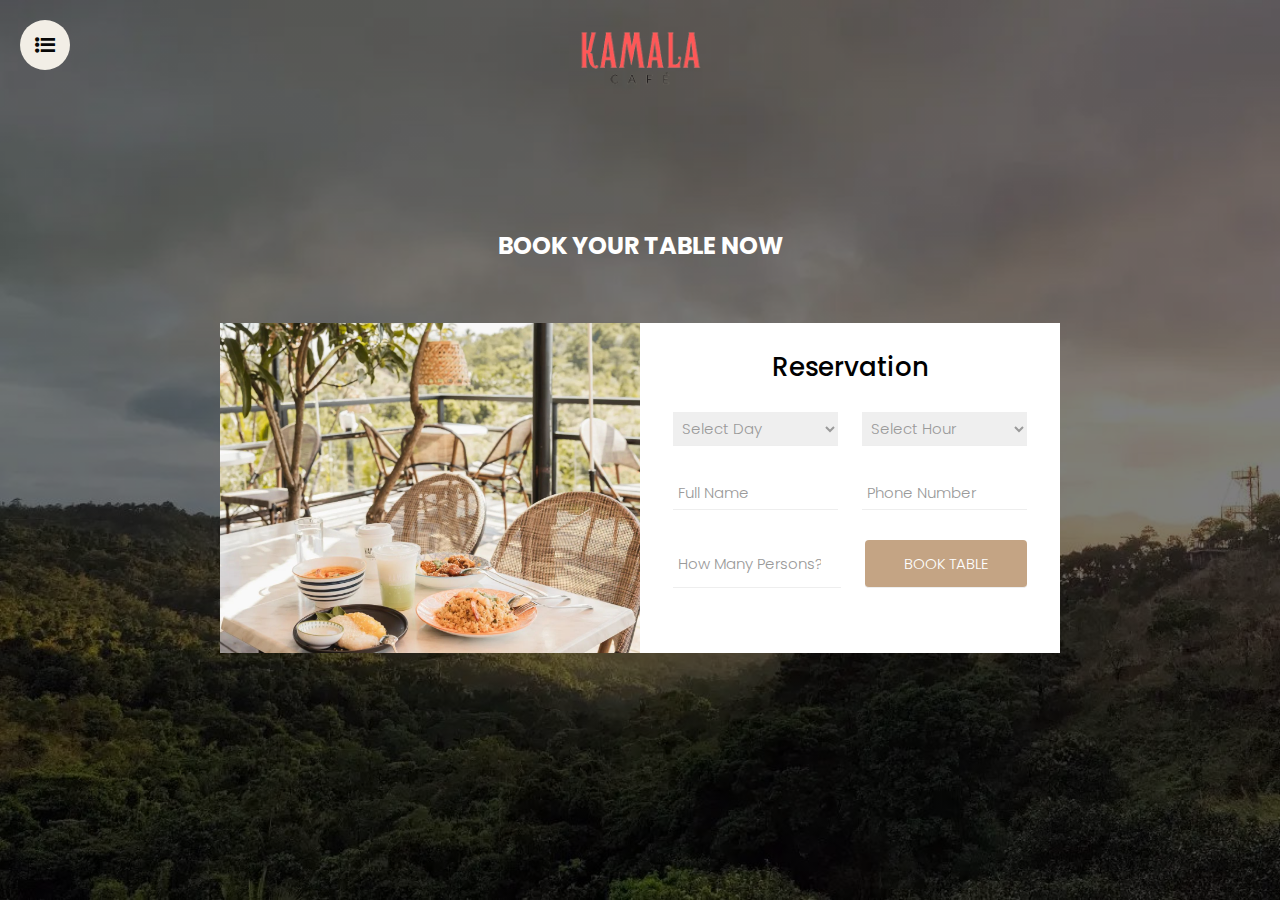
<file: cart2.html>
<!DOCTYPE html>
<html>

<head>
    <meta charset="utf-8">
    <meta http-equiv="X-UA-Compatible" content="IE=edge">
    <title>Reservation Form</title>
    <meta name="viewport" content="width=device-width, initial-scale=1">
    <link rel="stylesheet" href="crt2.css">
    <link href="https://cdn.jsdelivr.net/npm/bootstrap@5.0.2/dist/css/bootstrap.min.css" rel="stylesheet"
        integrity="sha384-EVSTQN3/azprG1Anm3QDgpJLIm9Nao0Yz1ztcQTwFspd3yD65VohhpuuCOmLASjC" crossorigin="anonymous">
    <link rel="stylesheet" href="https://cdnjs.cloudflare.com/ajax/libs/font-awesome/4.7.0/css/font-awesome.min.css">
</head>

<body>
    <input type="checkbox" id="active">
    <div class="wrapper">
        <label for="active" class="menu-btn"><i class="fa fa-list-ul"></i></label>
        <ul class="menu">
            <li><a href="home.html">Home</a></li>
            <li><a href="cart2.html">Reservation</a></li>
            <li><a href="#">Menu</a></li>
            <li><a href="main.html">About Us</a></li>
            <li><a href="main.html">Contact Us</a></li>
        </ul>
    </div>
    <nav class="logo">
        <div class="container">
            <a href="#" class="cafelogo"><img src="images/orig kamala logo.png" alt=""></a>
        </div>
    </nav>
    <section class="banner">
        <h2>BOOK YOUR TABLE NOW</h2>
        <div class="card-container">
            <div class="card-img">
                <!-- image here -->
            </div>

            <div class="card-content">
                <h3>Reservation</h3>
                <form action="success.html">
                    <div class="form-row">
                        <select name="days">
                            <option value="day-select">Select Day</option>
                            <option value="sunday">Sunday</option>
                            <option value="monday">Monday</option>
                            <option value="tuesday">Tuesday</option>
                            <option value="wednesday">Wednesday</option>
                            <option value="thursday">Thursday</option>
                            <option value="friday">Friday</option>
                            <option value="saturday">Saturday</option>
                        </select>

                        <select name="hours">
                            <option value="hour-select">Select Hour</option>
                            <option value="10">10:00</option>
                            <option value="12">12:00</option>
                            <option value="14">14:00</option>
                            <option value="16">16:00</option>
                            <option value="18">18:00</option>
                            <option value="20">20:00</option>
                            <option value="22">22:00</option>
                        </select>
                    </div>

                    <div class="form-row">
                        <input type="text" placeholder="Full Name">
                        <input type="text" placeholder="Phone Number">
                    </div>

                    <div class="form-row">
                        <input type="number" placeholder="How Many Persons?" min="1">
                        <input type="button" value="BOOK TABLE" onclick="location.href='ty.html';">
                    </div>
                </form>
            </div>
        </div>
    </section>
</body>
<script src="https://cdn.jsdelivr.net/npm/bootstrap@5.0.2/dist/js/bootstrap.bundle.min.js"
    integrity="sha384-MrcW6ZMFYlzcLA8Nl+NtUVF0sA7MsXsP1UyJoMp4YLEuNSfAP+JcXn/tWtIaxVXM"
    crossorigin="anonymous"></script>

</html>
</file>
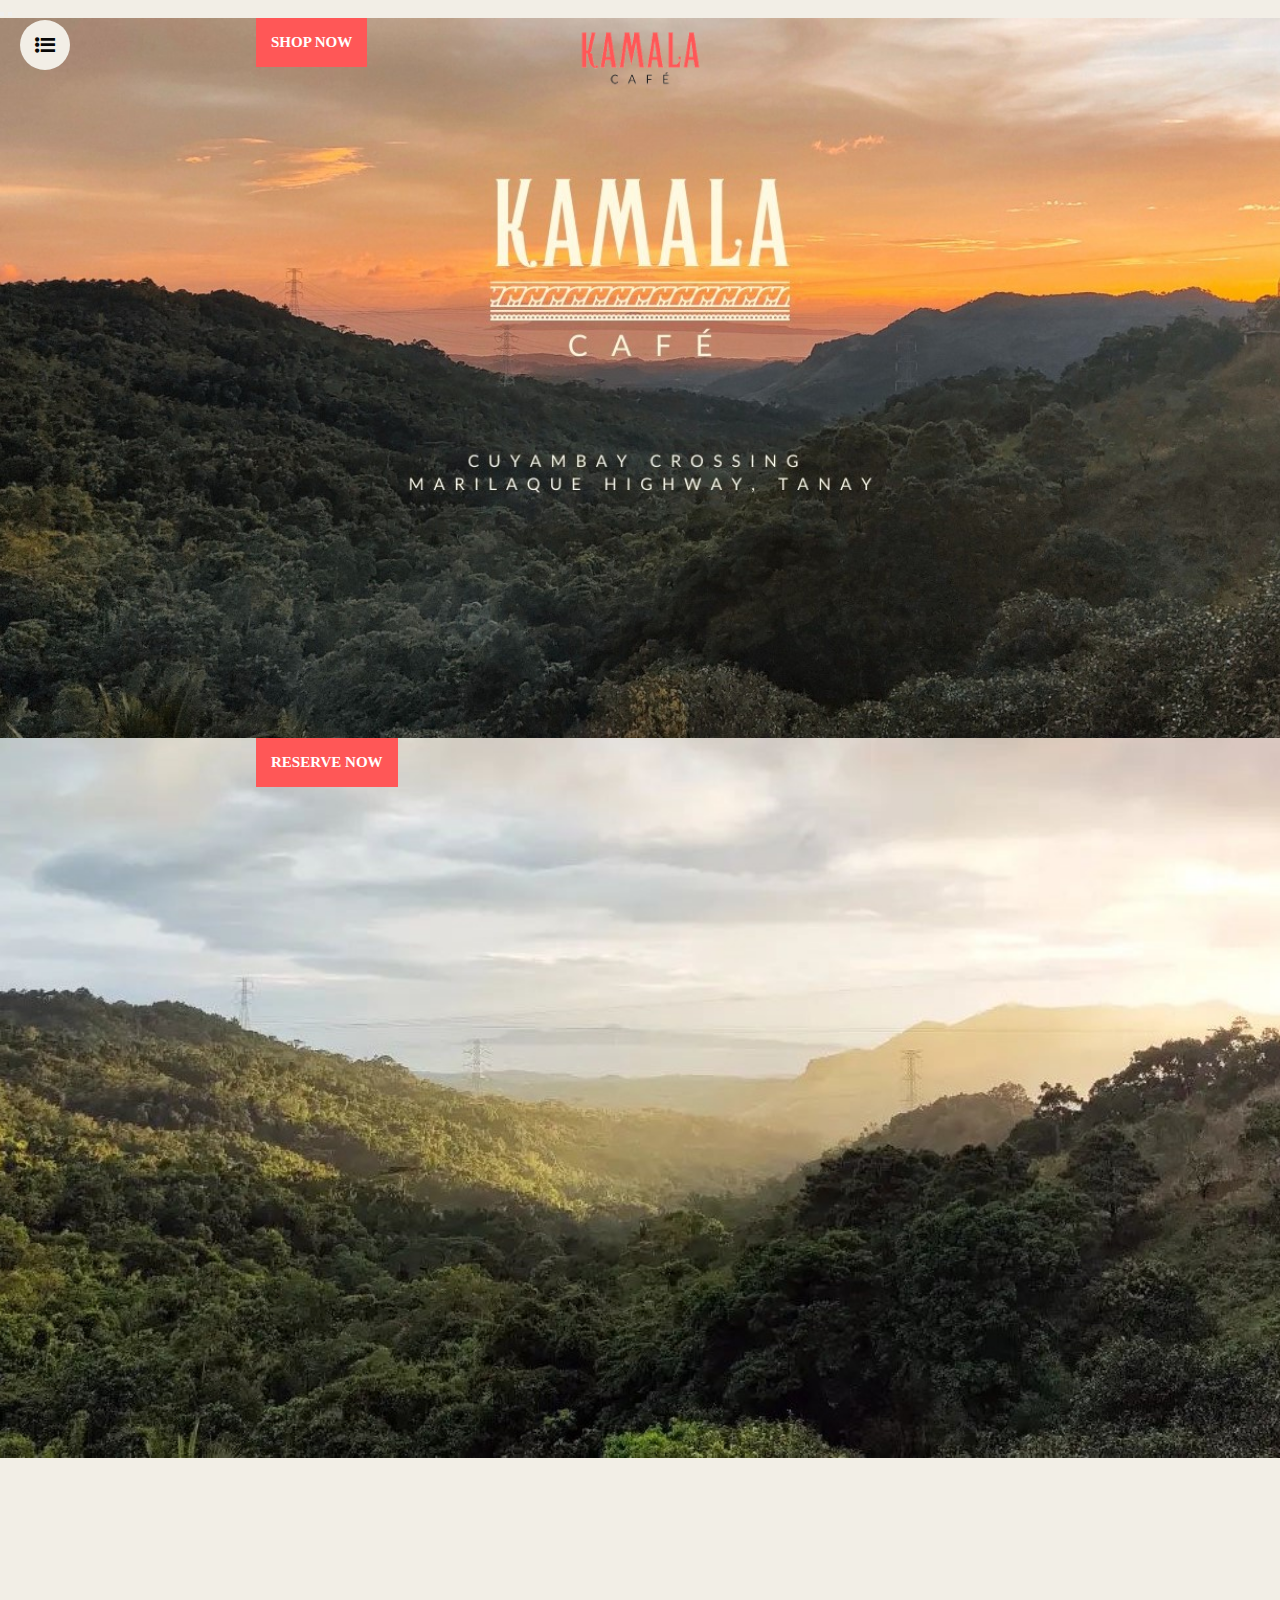
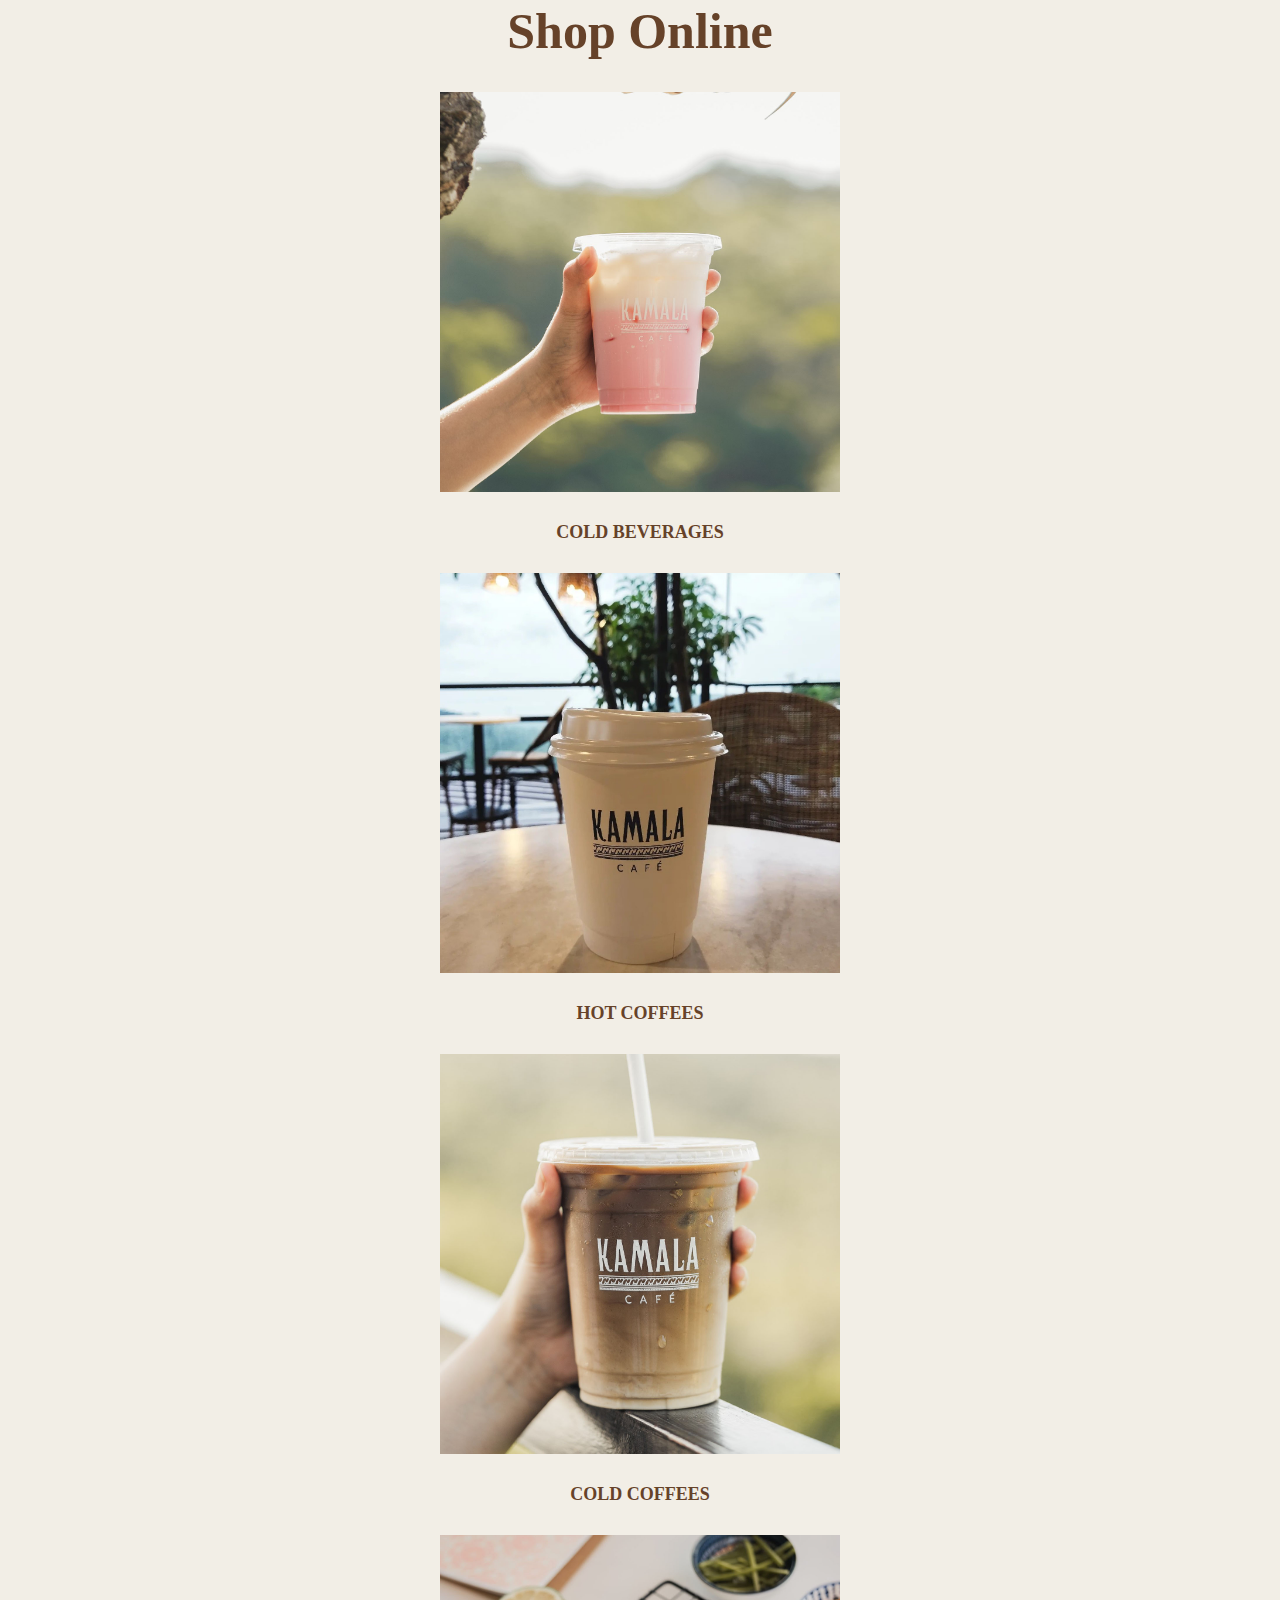
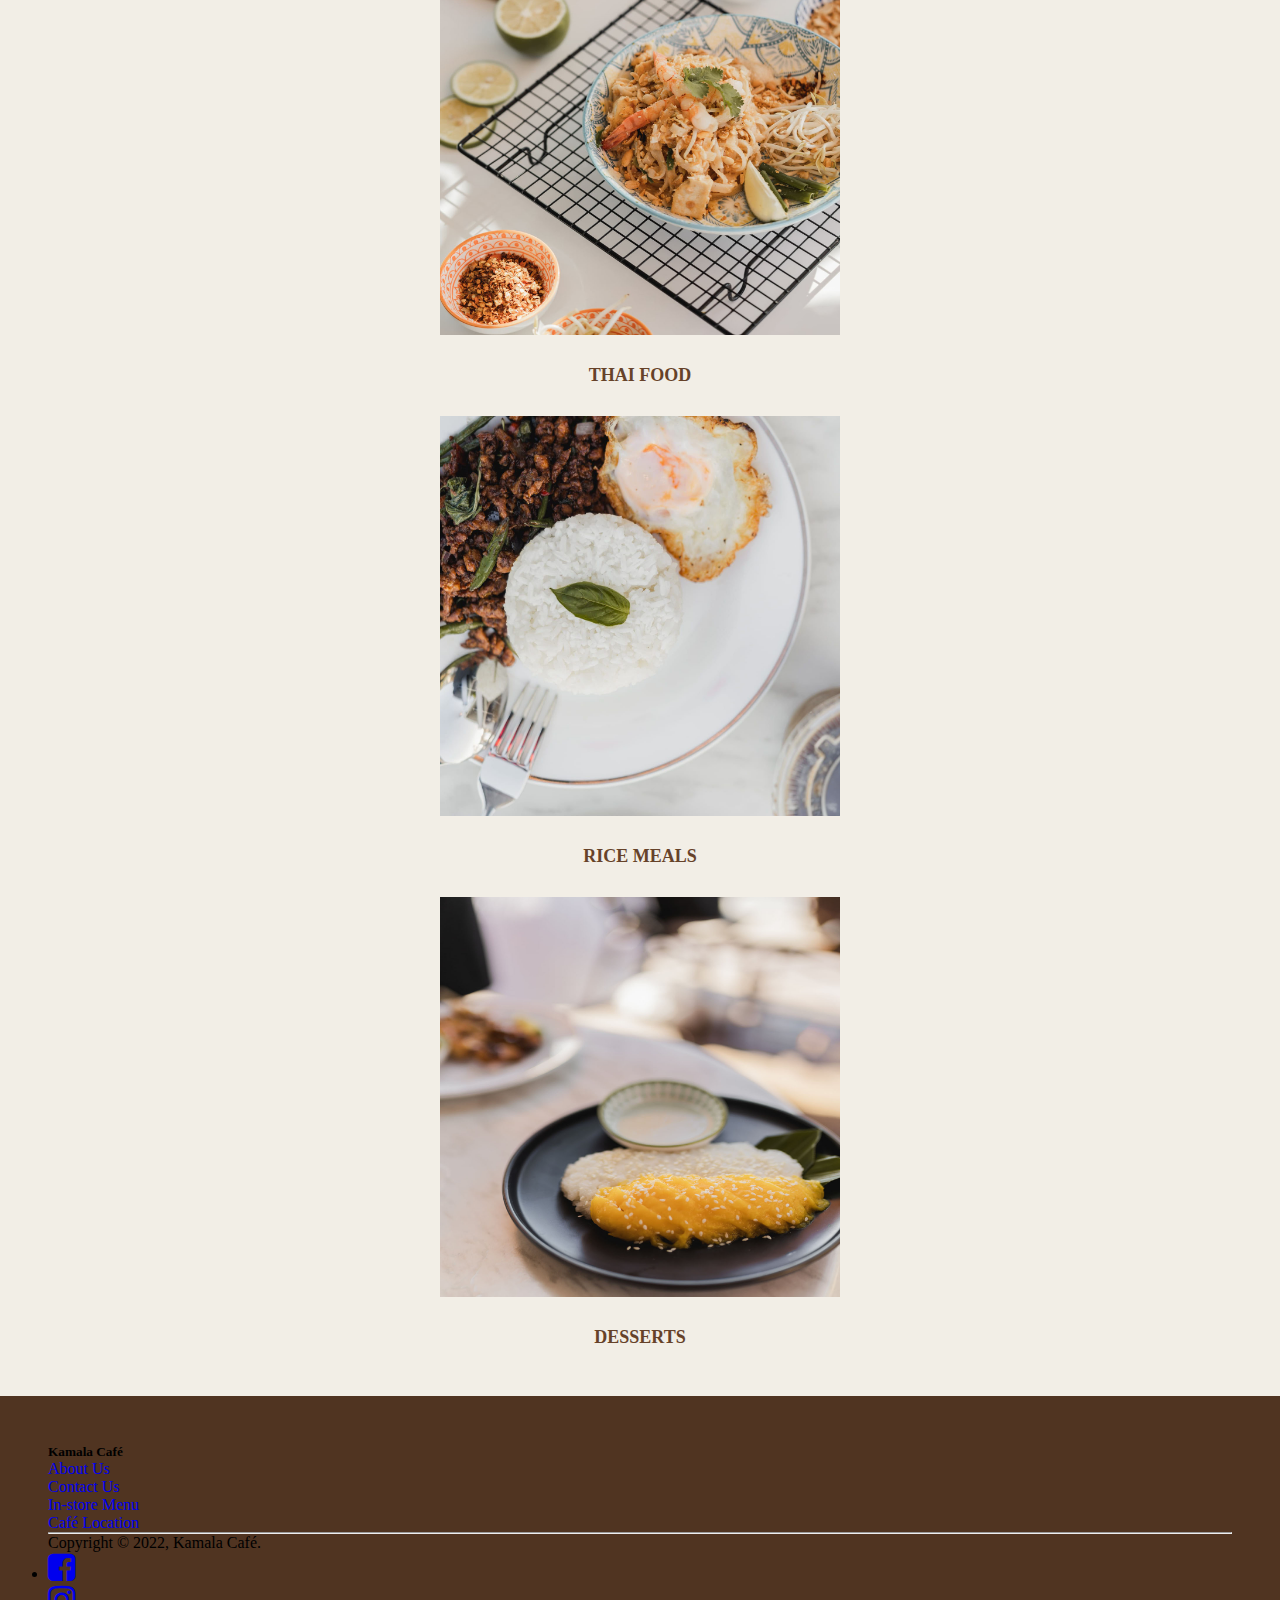
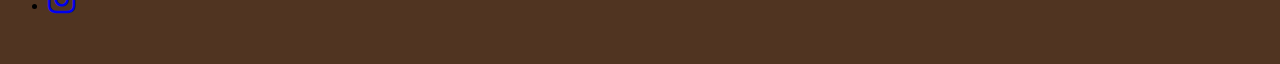
<file: home.html>
<!DOCTYPE html>
<html lang="en">

<head>
    <link rel="stylesheet" href="home.css">
    <link href="https://cdn.jsdelivr.net/npm/bootstrap@5.0.2/dist/css/bootstrap.min.css" rel="stylesheet"
        integrity="sha384-EVSTQN3/azprG1Anm3QDgpJLIm9Nao0Yz1ztcQTwFspd3yD65VohhpuuCOmLASjC" crossorigin="anonymous">
    <link rel="stylesheet" href="https://cdnjs.cloudflare.com/ajax/libs/font-awesome/4.7.0/css/font-awesome.min.css">
    <meta charset="UTF-8">
    <meta http-equiv="X-UA-Compatible" content="IE=edge">
    <meta name="viewport" content="width=device-width, initial-scale=1.0">
    <title>Kamala</title>
</head>

<body style="background-color: #F2EEE6;">
    <div class="carousel slide" style="height: 80vh;" data-bs-ride="carousel" id="carouselExampleIndicators">
        <div class="carousel-indicators">
            <button aria-label="Slide 1" class="active" data-bs-slide-to="0" data-bs-target="#carouselExampleIndicators"
                type="button"></button> <button aria-label="Slide 2" data-bs-slide-to="1"
                data-bs-target="#carouselExampleIndicators" type="button"></button>
        </div>
        <div class="carousel-inner bg-image">
            <div class="item1 carousel-item active">
                <!-- <img alt="..." class="bg d-block w-100" src="images/bg1.jpg"> -->
                <div class="carousel-caption">
                    <p class="animated bounceInRight" style="animation-delay: 1.5s"><a href="#">Shop Now</a></p>
                </div>
            </div>
            <div class="item2 carousel-item">
                <!-- <img alt="..." class="d-block w-100" src="images/bg.jpg"> -->
                <div class="carousel-caption">
                    <p class="animated bounceInRight" style="animation-delay: 1.5s"><a href="#">Reserve Now</a></p>
                </div>
            </div>
            <input type="checkbox" id="active">
            <div class="wrapper">
                <label for="active" class="menu-btn"><i class="fa fa-list-ul"></i></label>
                <ul class="menu">
                    <li><a href="home.html">Home</a></li>
                    <li><a href="cart2.html">Reservation</a></li>
                    <li><a href="#">Menu</a></li>
                    <li><a href="main.html">About Us</a></li>
                    <li><a href="main.html">Contact Us</a></li>
                </ul>
            </div>
            <nav class="logo">
                <div class="container">
                    <a href="#" class="cafelogo"><img src="images/orig kamala logo.png" alt=""></a>
                </div>
            </nav>
        </div>
        <div class="container">
            <h1>Shop Online</h1>
            <div class="row">
                <div class="col-lg-4 col-md-6 col-sm-12">
                    <div class="img-container">
                        <img src="images/strawberry juice.jpg" alt="" class="image">
                        <div class="overlay">
                            <p>COLD BEVERAGES</p>
                        </div>
                    </div>
                </div>
                <div class="col-lg-4 col-md-6 col-sm-12">
                    <div class="img-container">
                        <img src="images/HOT COFFEE.jpg" alt="" class="image">
                        <div class="overlay">
                            <p>HOT COFFEES</p>
                        </div>
                    </div>
                </div>
                <div class="col-lg-4 col-md-6 col-sm-12">
                    <div class="img-container">
                        <img src="images/ICED COFFEE.jpg" alt="" class="image">
                        <div class="overlay">
                            <p>COLD COFFEES</p>
                        </div>
                    </div>
                </div>
                <div class="col-lg-4 col-md-6 col-sm-12">
                    <div class="img-container">
                        <img src="images/PAD THAI.jpg" alt="" class="image">
                        <div class="overlay">
                            <p>THAI FOOD</p>
                        </div>
                    </div>
                </div>
                <div class="col-lg-4 col-md-6 col-sm-12">
                    <div class="img-container">
                        <img src="images/RICE MEALS.jpg" alt="" class="image">
                        <div class="overlay">
                            <p>RICE MEALS</p>
                        </div>
                    </div>
                </div>
                <div class="col-lg-4 col-md-6 col-sm-12">
                    <div class="img-container">
                        <img src="images/SWEETS.jpg" alt="" class="image">
                        <div class="overlay">
                            <p>DESSERTS</p>
                        </div>
                    </div>
                </div>
            </div>
        </div>
        <footer style="background-color: #503421;" class="text-white pt-2 pb-2">
            <div class="container text-center text-md-left">
                <div class="row text-center text-md-left">
                    <div class="col-md-3 col-lg-3 col-xl-3 mx-auto mt-3">
                        <h5 class="mb-2 font-weight-bold">Kamala Café</h5>
                        <p>
                            <a href="#" class="text-white" style="text-decoration: none;">About Us</a>
                        </p>
                        <p>
                            <a href="#" class="text-white" style="text-decoration: none;">Contact Us</a>
                        </p>
                        <p>
                            <a href="#" class="text-white" style="text-decoration: none;">In-store Menu</a>
                        </p>
                        <p>
                            <a href="#" class="text-white" style="text-decoration: none;">Café Location</a>
                        </p>
                    </div>
                </div>
                <hr class="mb-2">
                <div class="row align-items-center">
                    <p>
                        Copyright © 2022, Kamala Café.
                    </p>
                </div>
                <div class="mb-1 col-md-12 col-lg-13">
                    <div class="text-center text-md-right">
                        <ul class="list-unstyled list-inline">
                            <li class="list-inline-item">
                                <a href="#" class="btn-floating btn-sm text-white style=" font-size: 50px;><i
                                        class="fa fa-facebook-square fa-2x" aria-hidden="true"></i></a>
                            </li>
                            <li class="list-inline-item">
                                <a href="#" class="btn-floating btn-sm text-white style=" font-size: 50px;><i
                                        class="fa fa-instagram fa-2x" aria-hidden="true"></i></a>
                            </li>
                        </ul>
                    </div>
                </div>
            </div>
        </footer>
    </div>
    <script src="https://cdn.jsdelivr.net/npm/bootstrap@5.0.2/dist/js/bootstrap.bundle.min.js"
        integrity="sha384-MrcW6ZMFYlzcLA8Nl+NtUVF0sA7MsXsP1UyJoMp4YLEuNSfAP+JcXn/tWtIaxVXM"
        crossorigin="anonymous"></script>
</body>
</file>
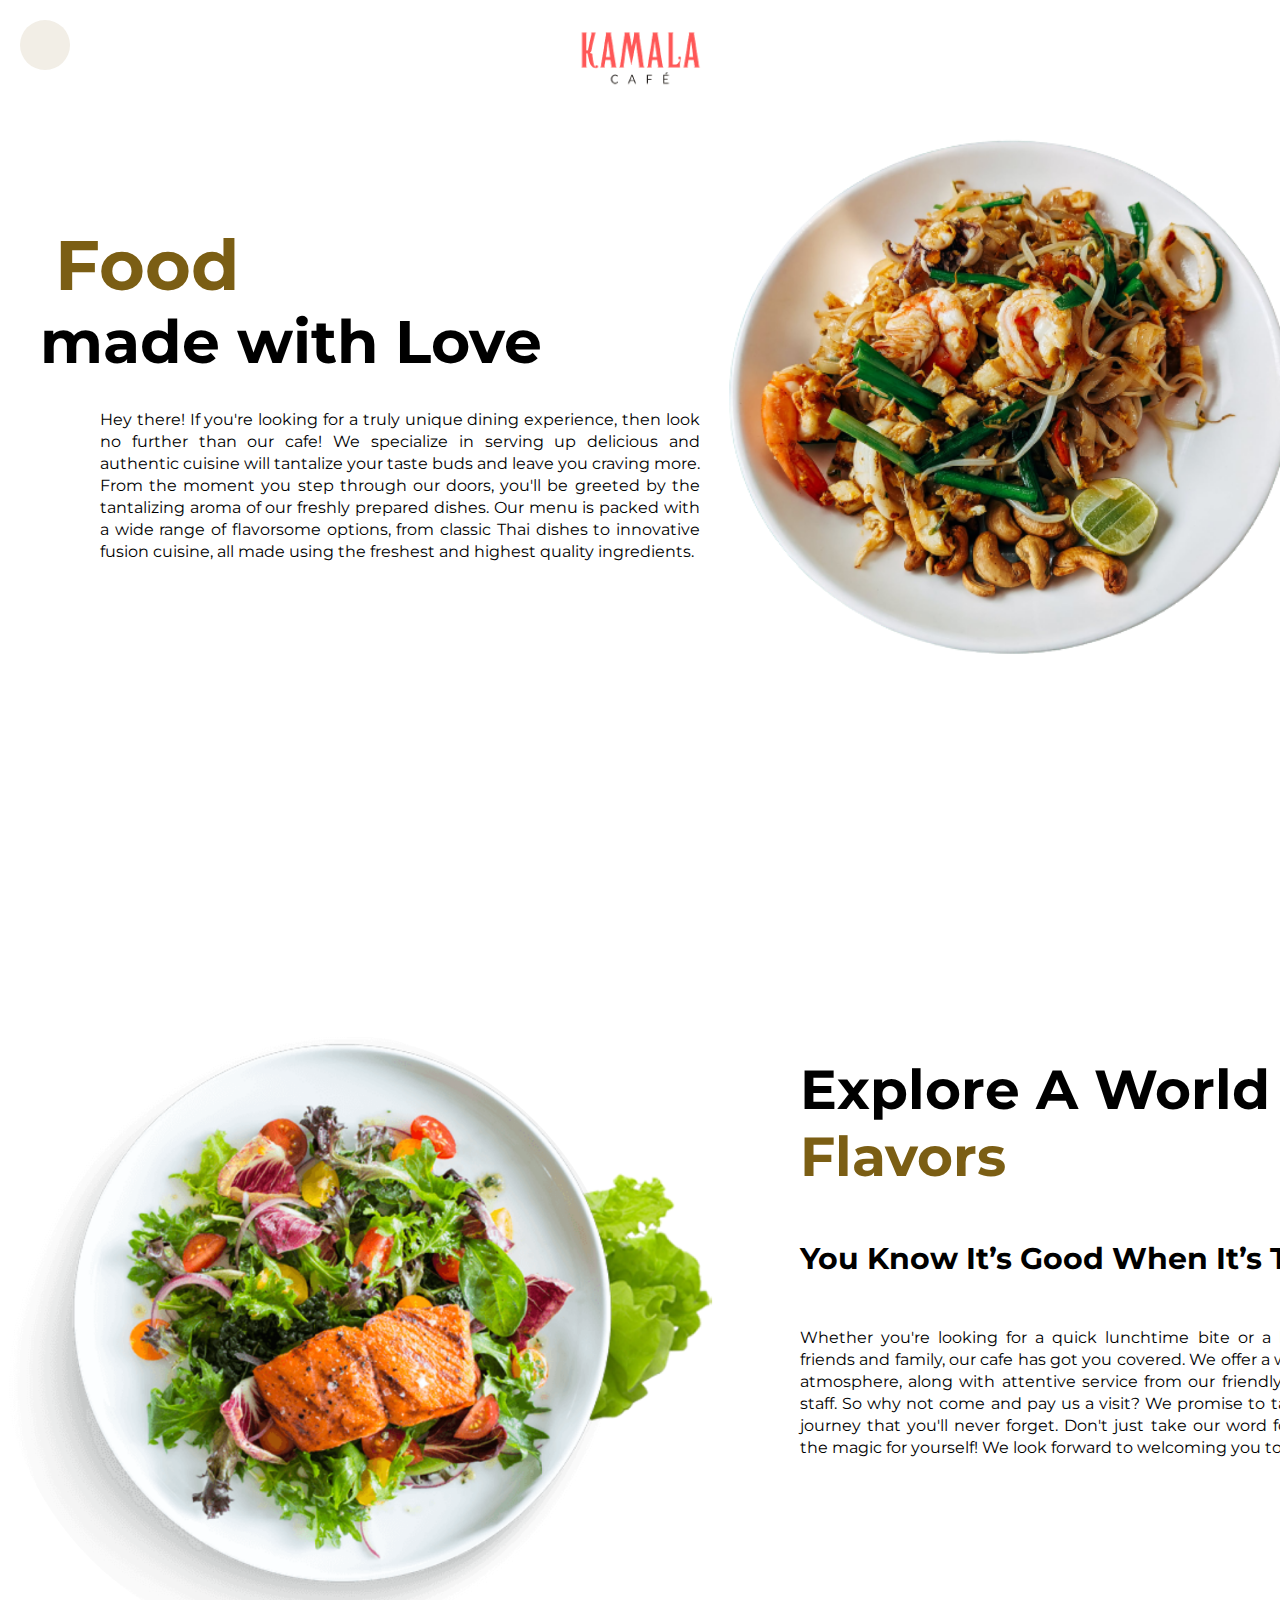
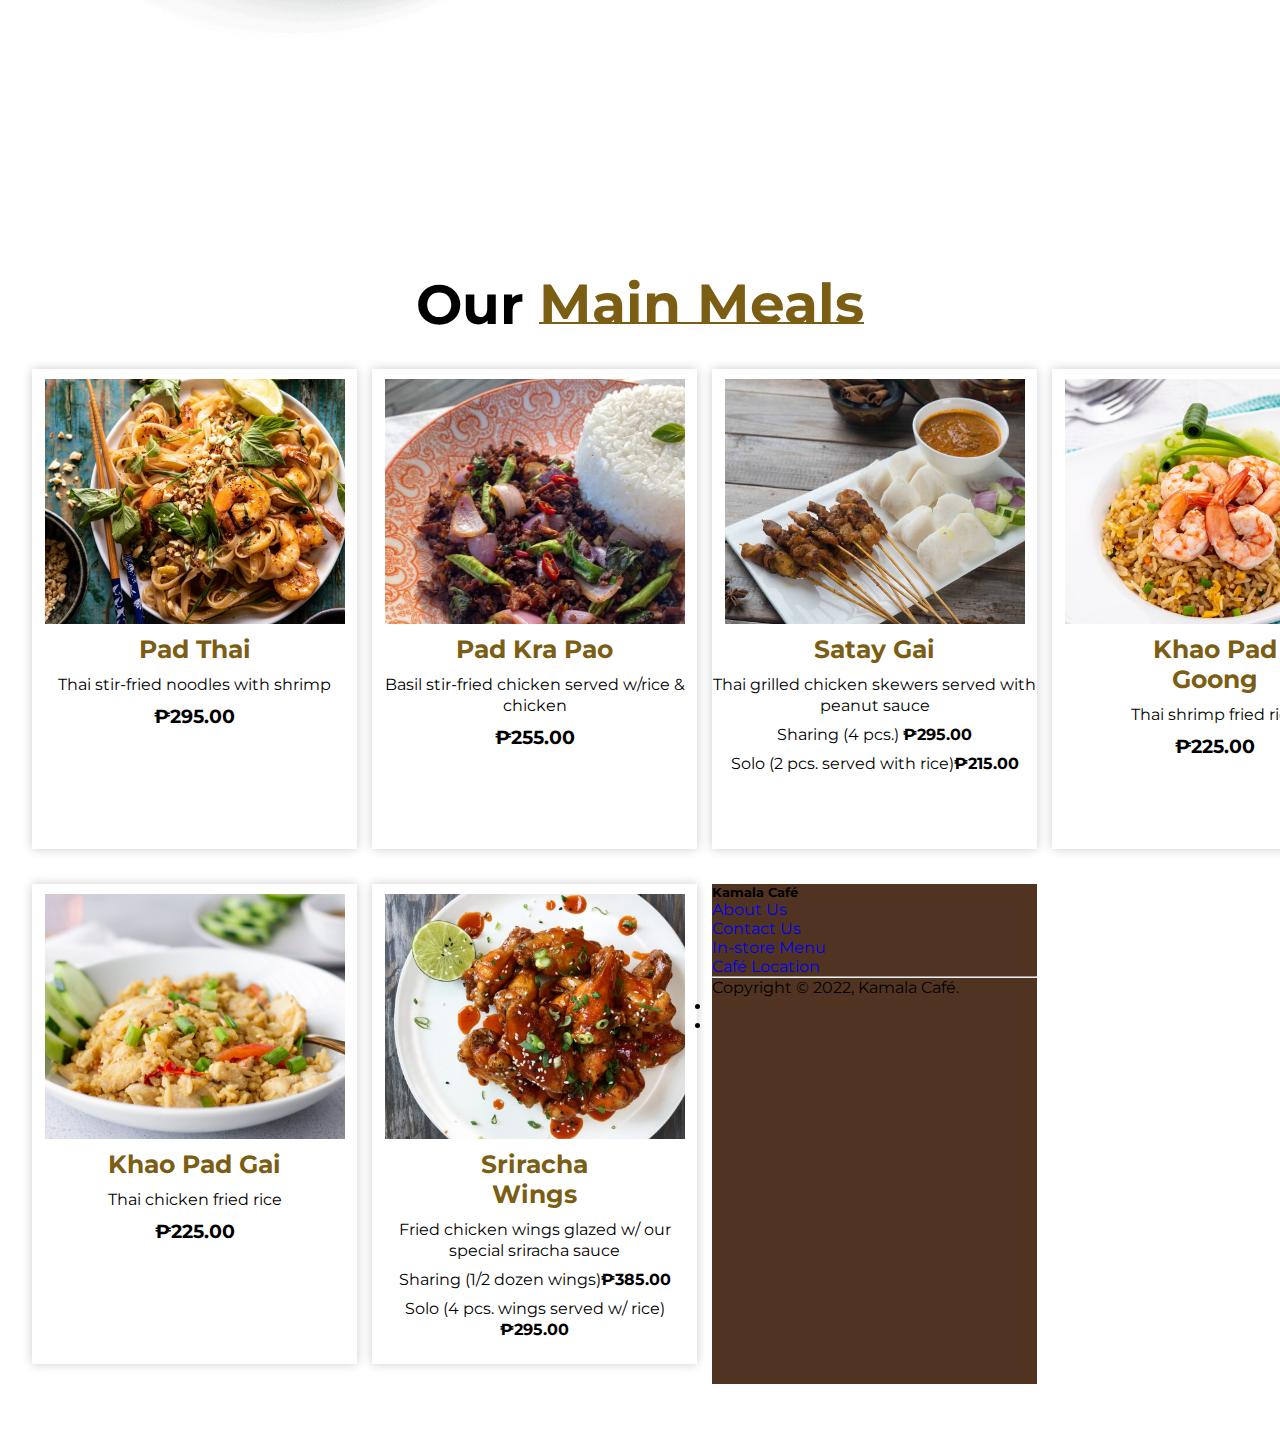
<file: Main_meals.html>
<!DOCTYPE html>
<html lang="en">

<head>
    <meta charset="UTF-8">
    <meta http-equiv="X-UA-Compatible" content="IE=edge">
    <meta name="viewport" content="width=device-width, initial-scale=1.0">
    <title>Kamala Cafe</title>
    <link rel="stylesheet" href="css/style1.css">
    <link href='https://fonts.googleapis.com/css?family=Montserrat' rel='stylesheet'>
    <link rel="stylesheet" href="https://cdnjs.cloudflare.com/ajax/libs/font-awesome/6.1.1/css/all.min.css"
        integrity="sha512-KfkfwYDsLkIlwQp6LFnl8zNdLGxu9YAA1QvwINks4PhcElQSvqcyVLLD9aMhXd13uQjoXtEKNosOWaZqXgel0g=="
        crossorigin="anonymous" referrerpolicy="no-referrer" />
    <link href="https://cdn.jsdelivr.net/npm/bootstrap@5.0.2/dist/css/bootstrap.min.css" rel="stylesheet"
        integrity="sha384-EVSTQN3/azprG1Anm3QDgpJLIm9Nao0Yz1ztcQTwFspd3yD65VohhpuuCOmLASjC" crossorigin="anonymous">
</head>
<nav>
    <input type="checkbox" id="active">
    <div class="wrapper">
        <label for="active" class="menu-btn"><i class="fa fa-list-ul"></i></label>
        <ul class="menu">
            <li><a href="home.html">Home</a></li>
            <li><a href="cart2.html">Reservation</a></li>
            <li><a href="index.html">Menu</a></li>
            <li><a href="main.html">About Us</a></li>
            <li><a href="main.html">Contact Us</a></li>
        </ul>
    </div>
    <nav class="logo">
        <div class="container">
            <a href="#" class="cafelogo"><img src="images/orig kamala logo.png" alt=""></a>
        </div>
    </nav>
</nav>

<body>

    <section id="Home">
        <div class="main">

            <div class="men_text">
                <h1><span>Food</span><br>made with Love</h1>
            </div>

            <div class="main_image">
                <img src="images/image1.png">
            </div>

        </div>

        <p>
            Hey there! If you're looking for a truly unique dining experience,
            then look no further than our cafe! We specialize in serving up delicious and authentic cuisine
            will tantalize your taste buds and leave you craving more.
            From the moment you step through our doors, you'll be greeted by the tantalizing aroma of
            our freshly prepared dishes. Our menu is packed with a wide range of flavorsome options,
            from classic Thai dishes to innovative fusion cuisine, all made using the freshest and highest
            quality ingredients.
        </p>
    </section>



    <!--About-->

    <div class="about" id="About">
        <div class="about_main">

            <div class="image">
                <img src="images/image2.png">
            </div>

            <div class="about_text">
                <h1>Explore A World Of<br><span>Flavors</span></h1>
                <h3>You Know It’s Good When It’s Thai Food</h3>
                <p>
                    Whether you're looking for a quick lunchtime bite or a leisurely dinner with friends and
                    family, our cafe has got you covered. We offer a warm and welcoming atmosphere, along
                    with attentive service from our friendly and knowledgeable staff.
                    So why not come and pay us a visit? We promise to take you on a culinary journey that you'll
                    never forget. Don't just take our word for it, come and taste the magic for yourself! We look
                    forward to welcoming you to our cafe.
                </p>
            </div>

        </div>
    </div>



    <!--Menu-->

    <div class="menu" id="Menu">
        <h1>Our<span>Main Meals</span></h1>

        <div class="menu_box">
            <div class="menu_card">

                <div class="menu_image">
                    <img src="images/Pad Thai with shrimp.jpg">
                </div>

                <div class="small_card">
                    <i class="fa-solid fa-bookmark"></i>
                </div>

                <div class="menu_info">
                    <h2>Pad Thai</h2>
                    <p>
                        Thai stir-fried noodles with shrimp
                    </p>
                    <h3>₱295.00</h3>
                    <div class="menu_icon">
                        <i class="fa-solid fa-star"></i>
                        <i class="fa-solid fa-star"></i>
                        <i class="fa-solid fa-star"></i>
                        <i class="fa-solid fa-star"></i>
                        <i class="fa-solid fa-star-half-stroke"></i>
                    </div>
                </div>

            </div>

            <div class="menu_card">

                <div class="menu_image">
                    <img src="images/Pad Kra Pao.jpg">
                </div>

                <div class="small_card">
                    <i class="fa-solid fa-bookmark"></i>
                </div>

                <div class="menu_info">
                    <h2>Pad Kra Pao</h2>
                    <p>
                        Basil stir-fried chicken served w/rice & chicken
                    </p>
                    <h3>₱255.00</h3>
                    <div class="menu_icon">
                        <i class="fa-solid fa-star"></i>
                        <i class="fa-solid fa-star"></i>
                        <i class="fa-solid fa-star"></i>
                        <i class="fa-solid fa-star"></i>
                        <i class="fa-solid fa-star-half-stroke"></i>
                    </div>
                </div>

            </div>

            <div class="menu_card">

                <div class="menu_image">
                    <img src="images/Satay gai(1).jpg">
                </div>

                <div class="small_card">
                    <i class="fa-solid fa-bookmark"></i>
                </div>

                <div class="menu_info">
                    <h2>Satay Gai</h2>
                    <p>
                        Thai grilled chicken skewers served with peanut sauce
                    </p>
                    <p>Sharing (4 pcs.) <b>₱295.00</b></p>
                    <p>Solo (2 pcs. served with rice)<b>₱215.00</b></p>
                    <div class="menu_icon">
                        <i class="fa-solid fa-star"></i>
                        <i class="fa-solid fa-star"></i>
                        <i class="fa-solid fa-star"></i>
                        <i class="fa-solid fa-star"></i>
                        <i class="fa-solid fa-star-half-stroke"></i>
                    </div>
                </div>

            </div>

            <div class="menu_card">

                <div class="menu_image">
                    <img src="images/Khao pad goong.jpg">
                </div>

                <div class="small_card">
                    <i class="fa-solid fa-bookmark"></i>
                </div>

                <div class="menu_info">
                    <h2>Khao Pad Goong</h2>
                    <p>
                        Thai shrimp fried rice
                    </p>
                    <h3>₱225.00</h3>
                    <div class="menu_icon">
                        <i class="fa-solid fa-star"></i>
                        <i class="fa-solid fa-star"></i>
                        <i class="fa-solid fa-star"></i>
                        <i class="fa-solid fa-star"></i>
                        <i class="fa-solid fa-star-half-stroke"></i>
                    </div>
                </div>
            </div>

            <div class="menu_card">

                <div class="menu_image">
                    <img src="images/Khao pad gai.jpg">
                </div>

                <div class="small_card">
                    <i class="fa-solid fa-bookmark"></i>
                </div>

                <div class="menu_info">
                    <h2>Khao Pad Gai</h2>
                    <p>
                        Thai chicken fried rice
                    </p>
                    <h3>₱225.00</h3>
                    <div class="menu_icon">
                        <i class="fa-solid fa-star"></i>
                        <i class="fa-solid fa-star"></i>
                        <i class="fa-solid fa-star"></i>
                        <i class="fa-solid fa-star"></i>
                        <i class="fa-solid fa-star-half-stroke"></i>
                    </div>
                </div>

            </div>

            <div class="menu_card">

                <div class="menu_image">
                    <img src="images/Sriracha wings.jpeg">
                </div>

                <div class="small_card">
                    <i class="fa-solid fa-bookmark"></i>
                </div>

                <div class="menu_info">
                    <h2>Sriracha Wings</h2>
                    <p>
                        Fried chicken wings glazed w/ our special sriracha sauce
                    </p>
                    <p>Sharing (1/2 dozen wings)<b>₱385.00</b></p>
                    <p>Solo (4 pcs. wings served w/ rice) <b>₱295.00</b></p>
                    <div class="menu_icon">
                        <i class="fa-solid fa-star"></i>
                        <i class="fa-solid fa-star"></i>
                        <i class="fa-solid fa-star"></i>
                        <i class="fa-solid fa-star"></i>
                        <i class="fa-solid fa-star-half-stroke"></i>
                    </div>
                </div>
            </div>
            <footer style="background-color: #503421;" class="text-white pt-2 pb-2">
                <div class="container text-center text-md-left">
                    <div class="row text-center text-md-left">
                        <div class="col-md-3 col-lg-3 col-xl-3 mx-auto mt-3">
                            <h5 class="mb-2 font-weight-bold">Kamala Café</h5>
                            <p>
                                <a href="#" class="text-white" style="text-decoration: none;">About Us</a>
                            </p>
                            <p>
                                <a href="#" class="text-white" style="text-decoration: none;">Contact Us</a>
                            </p>
                            <p>
                                <a href="#" class="text-white" style="text-decoration: none;">In-store Menu</a>
                            </p>
                            <p>
                                <a href="#" class="text-white" style="text-decoration: none;">Café Location</a>
                            </p>
                        </div>
                    </div>
                    <hr class="mb-2">
                    <div class="row align-items-center">
                        <p>
                            Copyright © 2022, Kamala Café.
                        </p>
                    </div>
                    <div class="mb-1 col-md-12 col-lg-13">
                        <div class="text-center text-md-right">
                            <ul class="list-unstyled list-inline">
                                <li class="list-inline-item">
                                    <a href="#" class="btn-floating btn-sm text-white style=" font-size: 50px;><i
                                            class="fa fa-facebook-square fa-2x" aria-hidden="true"></i></a>
                                </li>
                                <li class="list-inline-item">
                                    <a href="#" class="btn-floating btn-sm text-white style=" font-size: 50px;><i
                                            class="fa fa-instagram fa-2x" aria-hidden="true"></i></a>
                                </li>
                            </ul>
                        </div>
                    </div>
                </div>
            </footer>

            <script src="https://cdn.jsdelivr.net/npm/bootstrap@5.0.2/dist/js/bootstrap.bundle.min.js"
                integrity="sha384-MrcW6ZMFYlzcLA8Nl+NtUVF0sA7MsXsP1UyJoMp4YLEuNSfAP+JcXn/tWtIaxVXM"
                crossorigin="anonymous"></script>
</body>

</html>
</file>
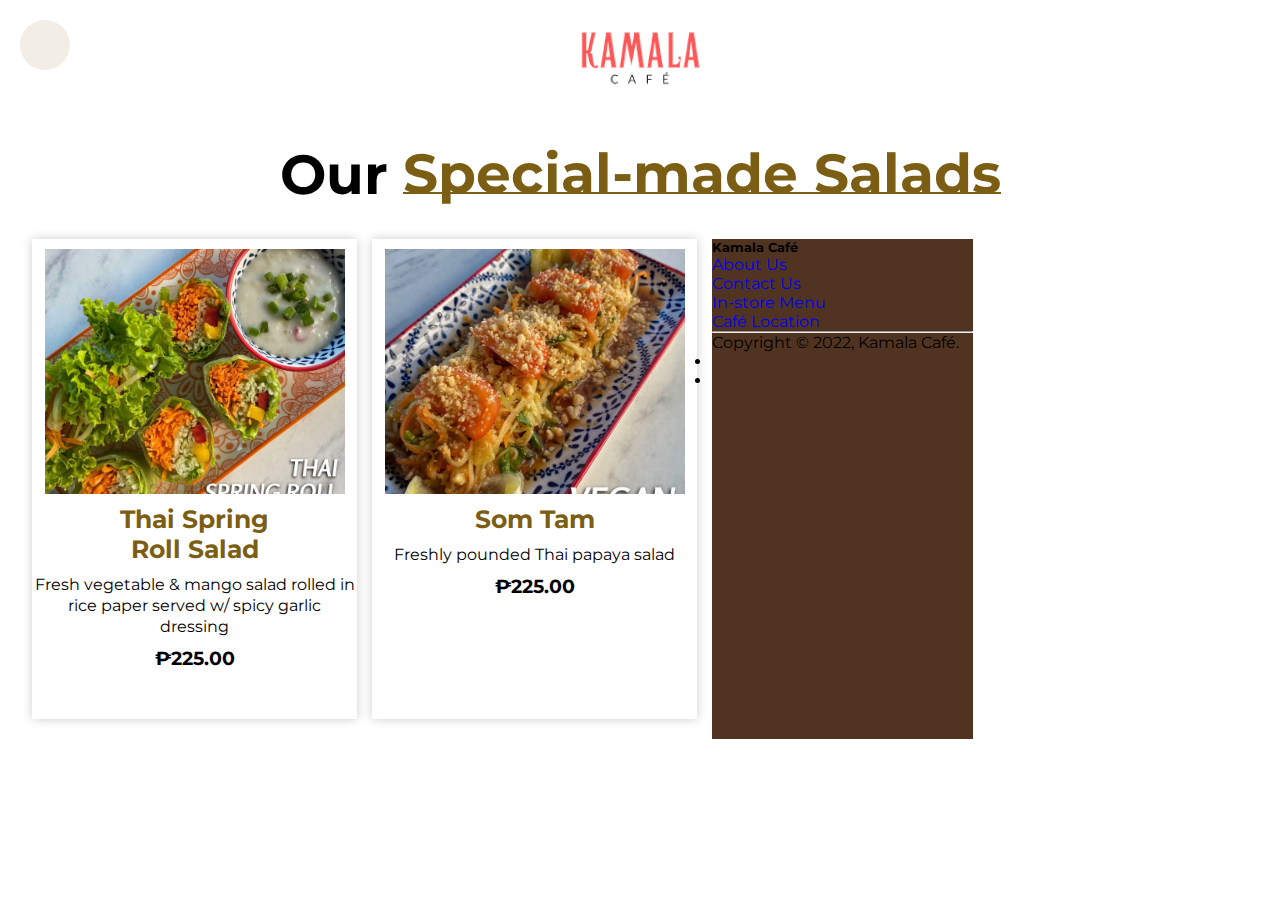
<file: starters_salad.html>
<!DOCTYPE html>
<html lang="en">

<head>
    <meta charset="UTF-8">
    <meta http-equiv="X-UA-Compatible" content="IE=edge">
    <meta name="viewport" content="width=device-width, initial-scale=1.0">
    <title>Kamala Cafe</title>
    <link rel="stylesheet" href="css/style1.css">
    <link href='https://fonts.googleapis.com/css?family=Montserrat' rel='stylesheet'>
    <link rel="stylesheet" href="https://cdnjs.cloudflare.com/ajax/libs/font-awesome/6.1.1/css/all.min.css"
        integrity="sha512-KfkfwYDsLkIlwQp6LFnl8zNdLGxu9YAA1QvwINks4PhcElQSvqcyVLLD9aMhXd13uQjoXtEKNosOWaZqXgel0g=="
        crossorigin="anonymous" referrerpolicy="no-referrer" />
    <link href="https://cdn.jsdelivr.net/npm/bootstrap@5.0.2/dist/css/bootstrap.min.css" rel="stylesheet"
        integrity="sha384-EVSTQN3/azprG1Anm3QDgpJLIm9Nao0Yz1ztcQTwFspd3yD65VohhpuuCOmLASjC" crossorigin="anonymous">
</head>
<nav>
    <input type="checkbox" id="active">
    <div class="wrapper">
        <label for="active" class="menu-btn"><i class="fa fa-list-ul"></i></label>
        <ul class="menu">
            <li><a href="home.html">Home</a></li>
            <li><a href="cart2.html">Reservation</a></li>
            <li><a href="index.html">Menu</a></li>
            <li><a href="main.html">About Us</a></li>
            <li><a href="main.html">Contact Us</a></li>
        </ul>
    </div>
    <nav class="logo">
        <div class="container">
            <a href="#" class="cafelogo"><img src="images/orig kamala logo.png" alt=""></a>
        </div>
    </nav>
</nav>

<body>
    <div class="menu" id="Menu">
        <div class="menu" id="Menu">
            <h1>Our<span>Special-made Salads</span></h1>
            <div class="menu_box">
                <div class="menu_card">

                    <div class="menu_image">
                        <img src="images/Thai spring roll salad.jpg">
                    </div>

                    <div class="small_card">
                        <i class="fa-solid fa-bookmark"></i>
                    </div>

                    <div class="menu_info">
                        <h2>Thai Spring Roll Salad</h2>
                        <p>
                            Fresh vegetable & mango salad rolled in rice paper served w/ spicy garlic dressing
                        </p>
                        <h3>₱225.00</h3>
                        <div class="menu_icon">
                            <i class="fa-solid fa-star"></i>
                            <i class="fa-solid fa-star"></i>
                            <i class="fa-solid fa-star"></i>
                            <i class="fa-solid fa-star"></i>
                            <i class="fa-solid fa-star-half-stroke"></i>
                        </div>
                    </div>

                </div>


                <div class="menu_card">

                    <div class="menu_image">
                        <img src="images/Vegan Som Tam.jpg">
                    </div>

                    <div class="small_card">
                        <i class="fa-solid fa-bookmark"></i>
                    </div>

                    <div class="menu_info">
                        <h2>Som Tam</h2>
                        <p>
                            Freshly pounded Thai papaya salad
                        </p>
                        <h3>₱225.00</h3>
                        <div class="menu_icon">
                            <i class="fa-solid fa-star"></i>
                            <i class="fa-solid fa-star"></i>
                            <i class="fa-solid fa-star"></i>
                            <i class="fa-solid fa-star"></i>
                            <i class="fa-solid fa-star-half-stroke"></i>
                        </div>
                    </div>
                </div>
                <footer style="background-color: #503421;" class="text-white pt-2 pb-2">
                    <div class="container text-center text-md-left">
                        <div class="row text-center text-md-left">
                            <div class="col-md-3 col-lg-3 col-xl-3 mx-auto mt-3">
                                <h5 class="mb-2 font-weight-bold">Kamala Café</h5>
                                <p>
                                    <a href="#" class="text-white" style="text-decoration: none;">About Us</a>
                                </p>
                                <p>
                                    <a href="#" class="text-white" style="text-decoration: none;">Contact Us</a>
                                </p>
                                <p>
                                    <a href="#" class="text-white" style="text-decoration: none;">In-store Menu</a>
                                </p>
                                <p>
                                    <a href="#" class="text-white" style="text-decoration: none;">Café Location</a>
                                </p>
                            </div>
                        </div>
                        <hr class="mb-2">
                        <div class="row align-items-center">
                            <p>
                                Copyright © 2022, Kamala Café.
                            </p>
                        </div>
                        <div class="mb-1 col-md-12 col-lg-13">
                            <div class="text-center text-md-right">
                                <ul class="list-unstyled list-inline">
                                    <li class="list-inline-item">
                                        <a href="#" class="btn-floating btn-sm text-white style=" font-size: 50px;><i
                                                class="fa fa-facebook-square fa-2x" aria-hidden="true"></i></a>
                                    </li>
                                    <li class="list-inline-item">
                                        <a href="#" class="btn-floating btn-sm text-white style=" font-size: 50px;><i
                                                class="fa fa-instagram fa-2x" aria-hidden="true"></i></a>
                                    </li>
                                </ul>
                            </div>
                        </div>
                    </div>
                </footer>
                <script src="https://cdn.jsdelivr.net/npm/bootstrap@5.0.2/dist/js/bootstrap.bundle.min.js"
                    integrity="sha384-MrcW6ZMFYlzcLA8Nl+NtUVF0sA7MsXsP1UyJoMp4YLEuNSfAP+JcXn/tWtIaxVXM"
                    crossorigin="anonymous"></script>
</body>

</html>
</file>
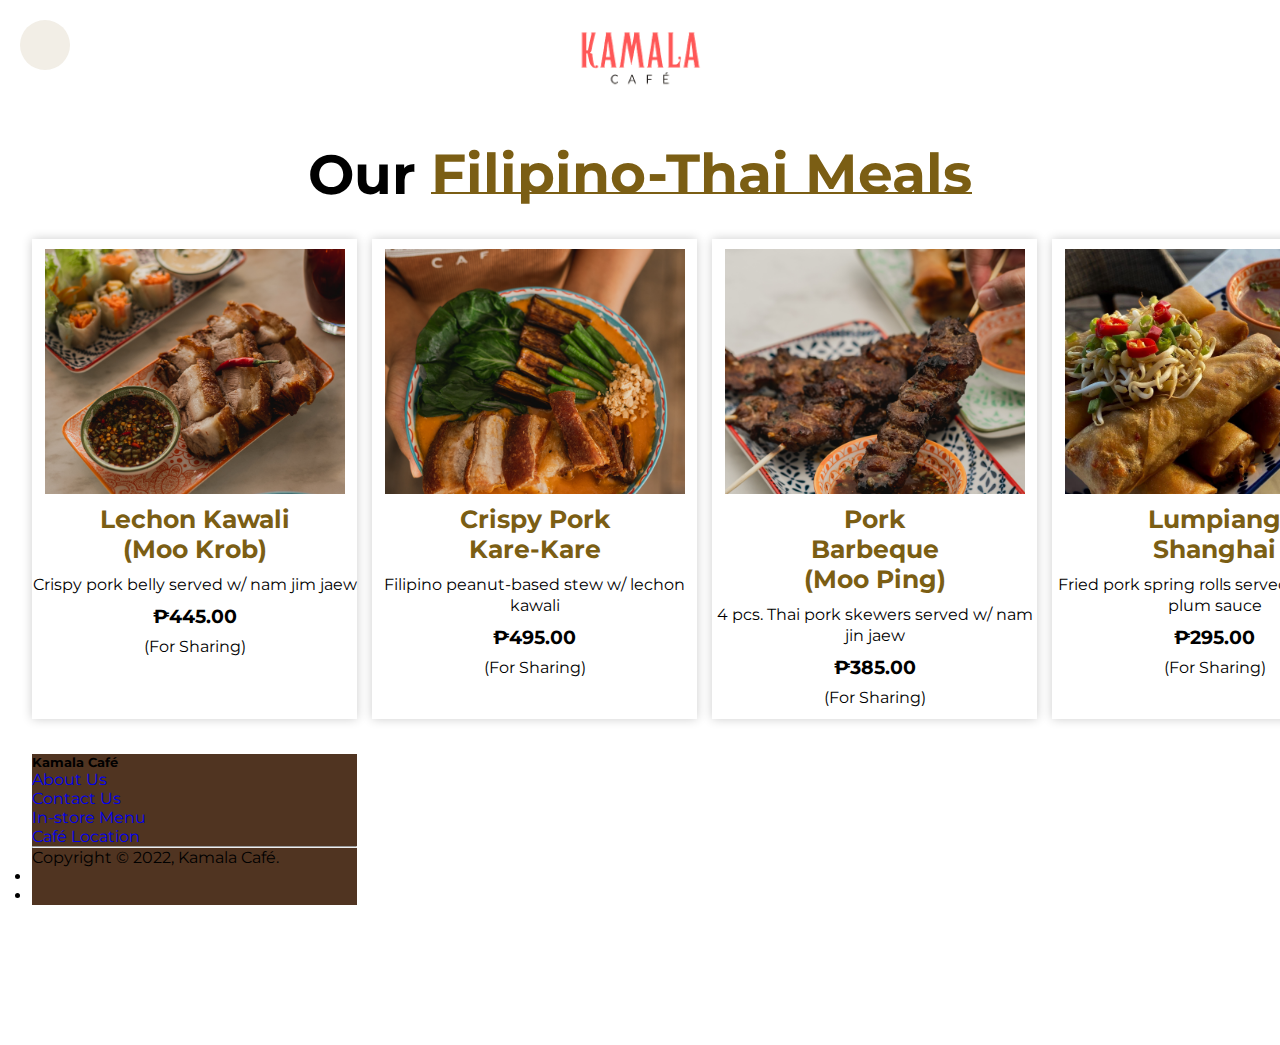
<file: Thai-Fil_meals.html>
<!DOCTYPE html>
<html lang="en">

<head>
    <meta charset="UTF-8">
    <meta http-equiv="X-UA-Compatible" content="IE=edge">
    <meta name="viewport" content="width=device-width, initial-scale=1.0">
    <title>Kamala Cafe</title>
    <link rel="stylesheet" href="css/style1.css">
    <link href='https://fonts.googleapis.com/css?family=Montserrat' rel='stylesheet'>
    <link rel="stylesheet" href="https://cdnjs.cloudflare.com/ajax/libs/font-awesome/6.1.1/css/all.min.css"
        integrity="sha512-KfkfwYDsLkIlwQp6LFnl8zNdLGxu9YAA1QvwINks4PhcElQSvqcyVLLD9aMhXd13uQjoXtEKNosOWaZqXgel0g=="
        crossorigin="anonymous" referrerpolicy="no-referrer" />
    <link href="https://cdn.jsdelivr.net/npm/bootstrap@5.0.2/dist/css/bootstrap.min.css" rel="stylesheet"
        integrity="sha384-EVSTQN3/azprG1Anm3QDgpJLIm9Nao0Yz1ztcQTwFspd3yD65VohhpuuCOmLASjC" crossorigin="anonymous">
</head>
<nav>
    <input type="checkbox" id="active">
    <div class="wrapper">
        <label for="active" class="menu-btn"><i class="fa fa-list-ul"></i></label>
        <ul class="menu">
            <li><a href="home.html">Home</a></li>
            <li><a href="cart2.html">Reservation</a></li>
            <li><a href="index.html">Menu</a></li>
            <li><a href="main.html">About Us</a></li>
            <li><a href="main.html">Contact Us</a></li>
        </ul>
    </div>
    <nav class="logo">
        <div class="container">
            <a href="#" class="cafelogo"><img src="images/orig kamala logo.png" alt=""></a>
        </div>
    </nav>

    <body>
        <div class="menu" id="Menu">
            <div class="menu" id="Menu">
                <h1>Our<span>Filipino-Thai Meals</span></h1>
                <div class="menu_box">
                    <div class="menu_card">

                        <div class="menu_image">
                            <img src="images/Lechon Kawali.jpg">
                        </div>

                        <div class="small_card">
                            <i class="fa-solid fa-bookmark"></i>
                        </div>

                        <div class="menu_info">
                            <h2>Lechon Kawali (Moo Krob)</h2>
                            <p>
                                Crispy pork belly served w/ nam jim jaew
                            </p>
                            <h3>₱445.00</h3>
                            <p>(For Sharing)</p>
                            <div class="menu_icon">
                                <i class="fa-solid fa-star"></i>
                                <i class="fa-solid fa-star"></i>
                                <i class="fa-solid fa-star"></i>
                                <i class="fa-solid fa-star"></i>
                                <i class="fa-solid fa-star-half-stroke"></i>
                            </div>
                        </div>

                    </div>


                    <div class="menu_card">

                        <div class="menu_image">
                            <img src="images/Crispy Pork Kare-Kare.jpg">
                        </div>

                        <div class="small_card">
                            <i class="fa-solid fa-bookmark"></i>
                        </div>

                        <div class="menu_info">
                            <h2>Crispy Pork Kare-Kare</h2>
                            <p>
                                Filipino peanut-based stew w/ lechon kawali
                            </p>
                            <h3>₱495.00</h3>
                            <p>(For Sharing)</p>
                            <div class="menu_icon">
                                <i class="fa-solid fa-star"></i>
                                <i class="fa-solid fa-star"></i>
                                <i class="fa-solid fa-star"></i>
                                <i class="fa-solid fa-star"></i>
                                <i class="fa-solid fa-star-half-stroke"></i>
                            </div>
                        </div>

                    </div>

                    <div class="menu_card">

                        <div class="menu_image">
                            <img src="images/Moo Ping.jpg">
                        </div>

                        <div class="small_card">
                            <i class="fa-solid fa-bookmark"></i>
                        </div>

                        <div class="menu_info">
                            <h2>Pork Barbeque (Moo Ping)</h2>
                            <p>
                                4 pcs. Thai pork skewers served w/ nam jin jaew
                            </p>
                            <h3>₱385.00</h3>
                            <p>(For Sharing)</p>
                            <div class="menu_icon">
                                <i class="fa-solid fa-star"></i>
                                <i class="fa-solid fa-star"></i>
                                <i class="fa-solid fa-star"></i>
                                <i class="fa-solid fa-star"></i>
                                <i class="fa-solid fa-star-half-stroke"></i>
                            </div>
                        </div>

                    </div>

                    <div class="menu_card">

                        <div class="menu_image">
                            <img src="images/Lumpiang Shanghai.jpg">
                        </div>

                        <div class="small_card">
                            <i class="fa-solid fa-bookmark"></i>
                        </div>

                        <div class="menu_info">
                            <h2>Lumpiang Shanghai</h2>
                            <p>
                                Fried pork spring rolls served w/ special plum sauce
                            </p>
                            <h3>₱295.00</h3>
                            <p>(For Sharing)</p>
                            <div class="menu_icon">
                                <i class="fa-solid fa-star"></i>
                                <i class="fa-solid fa-star"></i>
                                <i class="fa-solid fa-star"></i>
                                <i class="fa-solid fa-star"></i>
                                <i class="fa-solid fa-star-half-stroke"></i>
                            </div>
                        </div>
                    </div>
                    <footer style="background-color: #503421;" class="text-white pt-2 pb-2">
                        <div class="container text-center text-md-left">
                            <div class="row text-center text-md-left">
                                <div class="col-md-3 col-lg-3 col-xl-3 mx-auto mt-3">
                                    <h5 class="mb-2 font-weight-bold">Kamala Café</h5>
                                    <p>
                                        <a href="#" class="text-white" style="text-decoration: none;">About Us</a>
                                    </p>
                                    <p>
                                        <a href="#" class="text-white" style="text-decoration: none;">Contact Us</a>
                                    </p>
                                    <p>
                                        <a href="#" class="text-white" style="text-decoration: none;">In-store Menu</a>
                                    </p>
                                    <p>
                                        <a href="#" class="text-white" style="text-decoration: none;">Café Location</a>
                                    </p>
                                </div>
                            </div>
                            <hr class="mb-2">
                            <div class="row align-items-center">
                                <p>
                                    Copyright © 2022, Kamala Café.
                                </p>
                            </div>
                            <div class="mb-1 col-md-12 col-lg-13">
                                <div class="text-center text-md-right">
                                    <ul class="list-unstyled list-inline">
                                        <li class="list-inline-item">
                                            <a href="#" class="btn-floating btn-sm text-white style=" font-size:
                                                50px;><i class="fa fa-facebook-square fa-2x" aria-hidden="true"></i></a>
                                        </li>
                                        <li class="list-inline-item">
                                            <a href="#" class="btn-floating btn-sm text-white style=" font-size:
                                                50px;><i class="fa fa-instagram fa-2x" aria-hidden="true"></i></a>
                                        </li>
                                    </ul>
                                </div>
                            </div>
                        </div>
                    </footer>
                    <script src="https://cdn.jsdelivr.net/npm/bootstrap@5.0.2/dist/js/bootstrap.bundle.min.js"
                        integrity="sha384-MrcW6ZMFYlzcLA8Nl+NtUVF0sA7MsXsP1UyJoMp4YLEuNSfAP+JcXn/tWtIaxVXM"
                        crossorigin="anonymous"></script>
    </body>

</html>
</file>
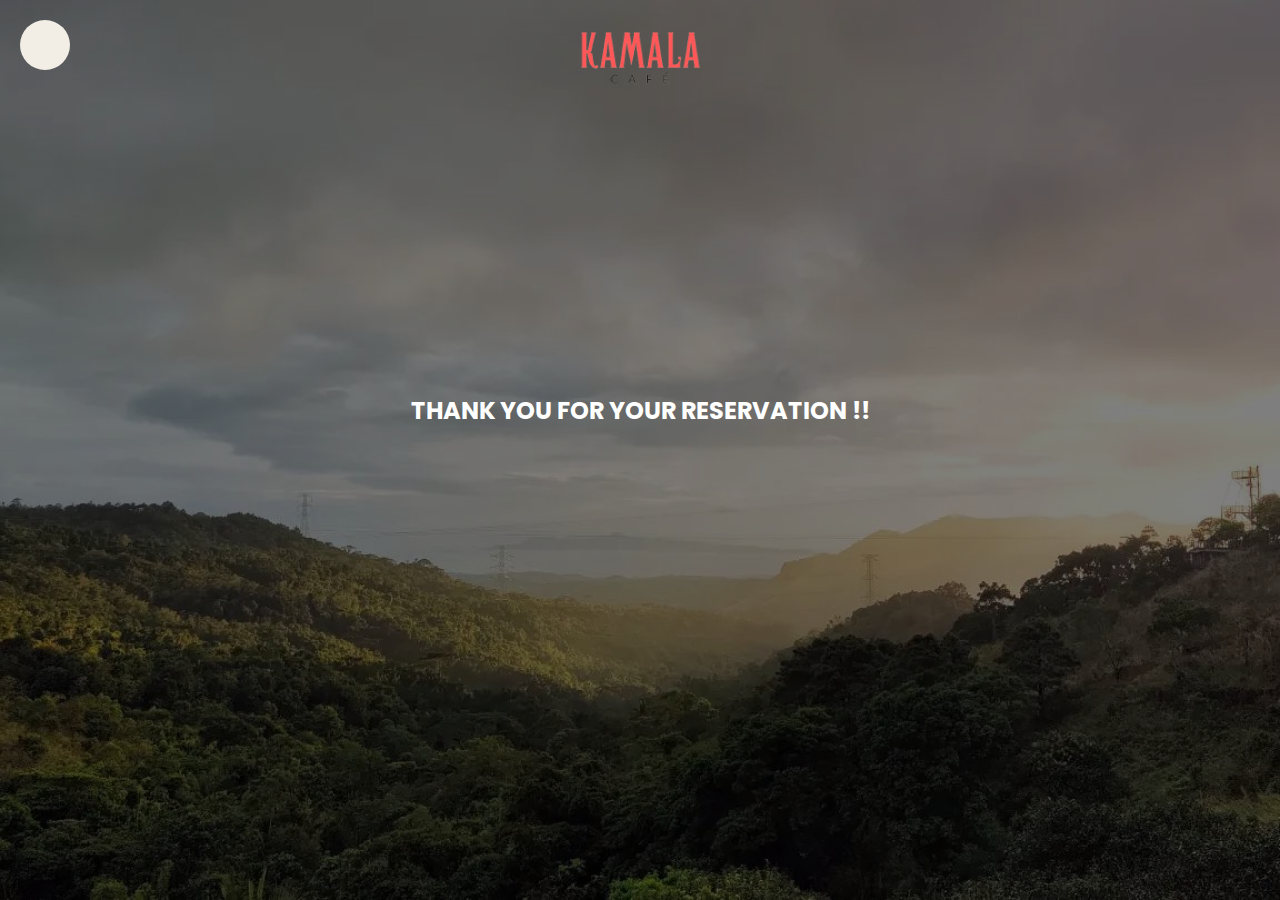
<file: ty.html>
<!DOCTYPE html>
<html>

<head>
    <meta charset="utf-8">
    <meta http-equiv="X-UA-Compatible" content="IE=edge">
    <title>Reservation Form</title>
    <meta name="viewport" content="width=device-width, initial-scale=1">
    <link rel="stylesheet" href="crt2.css">
</head>

<body>

    <input type="checkbox" id="active">
    <div class="wrapper">
        <label for="active" class="menu-btn"><i class="fa fa-list-ul"></i></label>
        <ul class="menu">
            <li><a href="home.html">Home</a></li>
            <li><a href="cart2.html">Reservation</a></li>
            <li><a href="index.html">Menu</a></li>
            <li><a href="main.html">About Us</a></li>
            <li><a href="main.html">Contact Us</a></li>
        </ul>
    </div>
    <nav class="logo">
        <div class="container">
            <a href="#" class="cafelogo"><img src="images/orig kamala logo.png" alt=""></a>
        </div>
    </nav>

    <section class="banner">
        <h2>THANK YOU FOR YOUR RESERVATION !! </h2>

    </section>

</body>

</html>
</file>
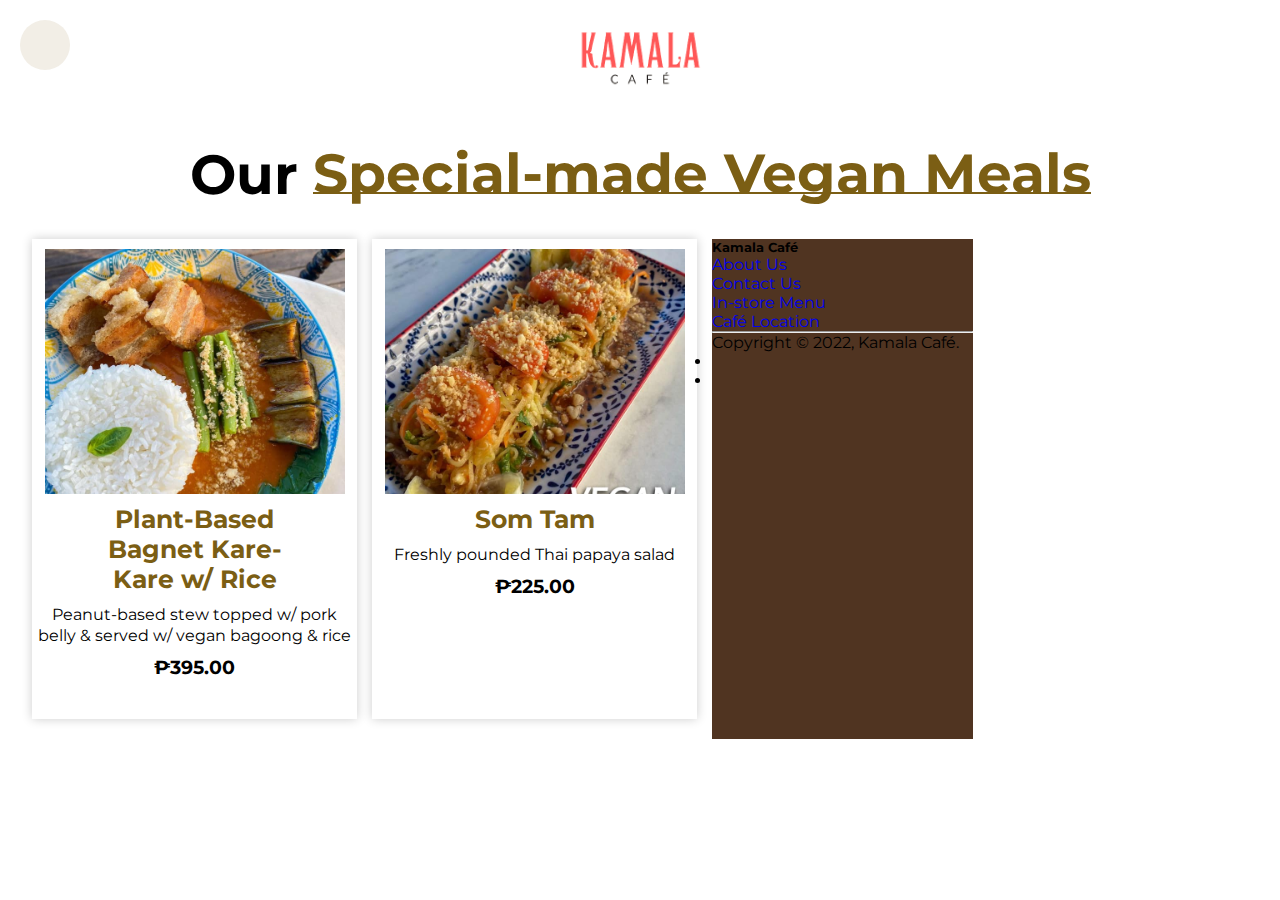
<file: vegan.html>
<!DOCTYPE html>
<html lang="en">

<head>
    <meta charset="UTF-8">
    <meta http-equiv="X-UA-Compatible" content="IE=edge">
    <meta name="viewport" content="width=device-width, initial-scale=1.0">
    <title>Kamala Cafe</title>
    <link rel="stylesheet" href="css/style1.css">
    <link href='https://fonts.googleapis.com/css?family=Montserrat' rel='stylesheet'>
    <link rel="stylesheet" href="https://cdnjs.cloudflare.com/ajax/libs/font-awesome/6.1.1/css/all.min.css"
        integrity="sha512-KfkfwYDsLkIlwQp6LFnl8zNdLGxu9YAA1QvwINks4PhcElQSvqcyVLLD9aMhXd13uQjoXtEKNosOWaZqXgel0g=="
        crossorigin="anonymous" referrerpolicy="no-referrer" />
    <link href="https://cdn.jsdelivr.net/npm/bootstrap@5.0.2/dist/css/bootstrap.min.css" rel="stylesheet"
        integrity="sha384-EVSTQN3/azprG1Anm3QDgpJLIm9Nao0Yz1ztcQTwFspd3yD65VohhpuuCOmLASjC" crossorigin="anonymous">
</head>
<nav>
    <input type="checkbox" id="active">
    <div class="wrapper">
        <label for="active" class="menu-btn"><i class="fa fa-list-ul"></i></label>
        <ul class="menu">
            <li><a href="home.html">Home</a></li>
            <li><a href="cart2.html">Reservation</a></li>
            <li><a href="index.html">Menu</a></li>
            <li><a href="main.html">About Us</a></li>
            <li><a href="main.html">Contact Us</a></li>
        </ul>
    </div>
    <nav class="logo">
        <div class="container">
            <a href="#" class="cafelogo"><img src="images/orig kamala logo.png" alt=""></a>
        </div>
    </nav>

    <body>
        <div class="menu" id="Menu">
            <div class="menu" id="Menu">
                <h1>Our<span>Special-made Vegan Meals</span></h1>
                <div class="menu_box">
                    <div class="menu_card">

                        <div class="menu_image">
                            <img src="images/Kare-Kare.jpg">
                        </div>

                        <div class="small_card">
                            <i class="fa-solid fa-bookmark"></i>
                        </div>

                        <div class="menu_info">
                            <h2>Plant-Based Bagnet Kare-Kare w/ Rice</h2>
                            <p>
                                Peanut-based stew topped w/ pork belly & served w/ vegan bagoong & rice
                            </p>
                            <h3>₱395.00</h3>
                            <div class="menu_icon">
                                <i class="fa-solid fa-star"></i>
                                <i class="fa-solid fa-star"></i>
                                <i class="fa-solid fa-star"></i>
                                <i class="fa-solid fa-star"></i>
                                <i class="fa-solid fa-star-half-stroke"></i>
                            </div>
                        </div>

                    </div>


                    <div class="menu_card">

                        <div class="menu_image">
                            <img src="images/Vegan Som Tam.jpg">
                        </div>

                        <div class="small_card">
                            <i class="fa-solid fa-bookmark"></i>
                        </div>

                        <div class="menu_info">
                            <h2>Som Tam</h2>
                            <p>
                                Freshly pounded Thai papaya salad
                            </p>
                            <h3>₱225.00</h3>
                            <div class="menu_icon">
                                <i class="fa-solid fa-star"></i>
                                <i class="fa-solid fa-star"></i>
                                <i class="fa-solid fa-star"></i>
                                <i class="fa-solid fa-star"></i>
                                <i class="fa-solid fa-star-half-stroke"></i>
                            </div>
                        </div>
                    </div>
                    <footer style="background-color: #503421;" class="text-white pt-2 pb-2">
                        <div class="container text-center text-md-left">
                            <div class="row text-center text-md-left">
                                <div class="col-md-3 col-lg-3 col-xl-3 mx-auto mt-3">
                                    <h5 class="mb-2 font-weight-bold">Kamala Café</h5>
                                    <p>
                                        <a href="#" class="text-white" style="text-decoration: none;">About Us</a>
                                    </p>
                                    <p>
                                        <a href="#" class="text-white" style="text-decoration: none;">Contact Us</a>
                                    </p>
                                    <p>
                                        <a href="#" class="text-white" style="text-decoration: none;">In-store Menu</a>
                                    </p>
                                    <p>
                                        <a href="#" class="text-white" style="text-decoration: none;">Café Location</a>
                                    </p>
                                </div>
                            </div>
                            <hr class="mb-2">
                            <div class="row align-items-center">
                                <p>
                                    Copyright © 2022, Kamala Café.
                                </p>
                            </div>
                            <div class="mb-1 col-md-12 col-lg-13">
                                <div class="text-center text-md-right">
                                    <ul class="list-unstyled list-inline">
                                        <li class="list-inline-item">
                                            <a href="#" class="btn-floating btn-sm text-white style=" font-size:
                                                50px;><i class="fa fa-facebook-square fa-2x" aria-hidden="true"></i></a>
                                        </li>
                                        <li class="list-inline-item">
                                            <a href="#" class="btn-floating btn-sm text-white style=" font-size:
                                                50px;><i class="fa fa-instagram fa-2x" aria-hidden="true"></i></a>
                                        </li>
                                    </ul>
                                </div>
                            </div>
                        </div>
                    </footer>
                    <script src="https://cdn.jsdelivr.net/npm/bootstrap@5.0.2/dist/js/bootstrap.bundle.min.js"
                        integrity="sha384-MrcW6ZMFYlzcLA8Nl+NtUVF0sA7MsXsP1UyJoMp4YLEuNSfAP+JcXn/tWtIaxVXM"
                        crossorigin="anonymous"></script>
    </body>

</html>
</file>
<file: crt2.css>
@import url('https://fonts.googleapis.com/css2?family=Poppins:wght@300;500;700&display=swap');

*{
    box-sizing: border-box;
    padding: 0;
    margin: 0;
}

body{
    font-family: 'Poppins', sans-serif;
}

.banner{
    min-height: 100vh;
    background: linear-gradient(rgba(0, 0, 0, 0.5), rgba(0, 0, 0, 0.5)), url("banner-img.jpg") center/cover no-repeat;
    display: flex;
    flex-direction: column;
    justify-content: center;
    align-items: center;
    color: #fff;
    padding-bottom: 20px;
}

.card-container{
    display: grid;
    grid-template-columns: 420px 420px;
}

.card-img{
    background: url("card-img.jpg") center/cover no-repeat;
}

.banner h2{
    padding-bottom: 40px;
    margin-bottom: 20px;
}

.card-content{
    background: #fff;
    height: 330px;
}

.card-content h3{
    text-align: center;
    color: #000;
    padding: 25px 0 10px 0;
    font-size: 26px;
    font-weight: 500;
}

.form-row{
    display: flex;
    width: 90%;
    margin: 0 auto;
}

form select,
form input{
    display: block;
    width: 100%;
    margin: 15px 12px;
    padding: 5px;
    font-size: 15px;
    font-family: 'Poppins', sans-serif;
    outline: none;
    border: none;
    border-bottom: 1px solid #eee;
    font-weight: 300;
}

form input[type=text],
form input[type=number],
form input::placeholder,
select{
    color: #9a9a9a;
}

form input[type=button]{
    color: #fff;
    background-color: 	#C4A484; 
    padding: 12px 0;
    border-radius: 4px;
    cursor: pointer;
}

form input[type=button]:hover{
    opacity: 0.9;
}

@media(max-width: 992px){
    .card-container{
        grid-template-columns: 100%;
        width: 100vw;
    }

    .card-img{
        height: 330px;
    }
}

.cafelogo{ 
    position: absolute;
    left: 0;
    right: 0;
    top: 0;
    bottom: 0px;
    margin: auto;
    text-align: center;
    width: 300px;
}
.cafelogo >img{
    margin-top: 25px;
    max-width: 130px;
    height: auto;
}
.wrapper{
    z-index: 2;
    position: fixed;
    top: 0;
    left: 0;
    height: 100%;
    width: 100%;
    background: #F2EEE6;
    clip-path: circle(25px at calc(0% + 45px) 45px);
    transition: all 0.3s ease-in-out;
}
#active:checked ~ .wrapper {
    clip-path: circle(75%);
}
.menu-btn{
    position: absolute;
    z-index: 2;
    left: 20px;
    top: 20px;
    height: 50px;
    width: 50px;
    text-align: center;
    line-height: 50px;
    border-radius: 50%;
    font-size: 20px;
    color: #080808;
    cursor: pointer;
    transition: all 0.3s ease;
    background:#F2EEE6;
    transition: all 0.3s ease-in-out;
}
#active:checked ~ .menu-btn{
    background: #ffffff;
    color: #664229;
}
#active:checked ~ .menu-btn i:before{
    content: "\f00d";
}
.wrapper ul{
    position: absolute;
    top: 50%;
    left: 50%;
    transform: translate(-50%, -50%);
    list-style: none;
    text-align: center;
}
.wrapper ul li {
    margin: 15px 0;

}
.wrapper ul li a{
    color: #664229;
    text-decoration: none;
    font-size: 40px;
    font-weight: 500;
    padding: 5px 50px;
    position: relative;
    line-height: 50px;
    transition: all 0.3s ease;
}
.wrapper ul li a:after{
    content: "" ;
    position: absolute;
    left: 0;
    width: 100%;
    height: 50px;
    background: #664229;
    border-radius: 50px;
    transform: scaleY(0);
    z-index: -1;
    transition: tranform 0.3s ease;
}
.wrapper ul li a:hover:after{
    transform: scaleY(1);

}
.wrapper ul li a:hover{
    color: #F2EEE6;
}
input{
    display: none;
}
</file>
<file: home.css>
@import url('https://fonts.googleapis.com/css2?family=Montserrat:ital,wght@0,100;0,200;0,300;0,400;0,500;0,600;0,700;0,800;0,900;1,100;1,200;1,300;1,400;1,500;1,600;1,700;1,800;1,900&display=swap');
*{
    margin: 0;
    padding: 0;
    box-sizing: border-box;
}

/* .bg{
    background-attachment: fixed;
    background-repeat: no-repeat;
    position: relative;
    background-position: center center;
    background-size: cover;
    height: 100vh;
}
.bg::before {
    content: "";
    width: 100%;
    height: 100vh;
    position: absolute;
    left: 0px;
    right: 0px;
    top: 0px;
    bottom: 0px;
    margin: 0;
} */
.bg-light {
	background-color: transparent !important;
}
.item1 {
    background-image: url(images/bg1.jpg);
    height: 80vh;
	background-repeat: no-repeat;
    width: 100%;
    background-position: center;
    background-size: cover;
}
.item2 {
    background-image: url(images/bg.jpg);
    height: 80vh;
	background-repeat: no-repeat;
    width: 100%;
    background-position: center;
    background-size: cover;
}
.carousel-item .bg{
    height: 100vh;
    background-size: cover;
    background-position: center;
}
.carousel-caption {
	bottom: 220px;
}
.carousel-caption p {
	width: 60%;
	margin: auto;
	font-size: 18px;
	line-height: 1.9;
}
.carousel-caption a {
	text-transform: uppercase;
	text-decoration: none;
    font-weight: bold;
	background: #FF5757;
	padding: 8px 20px;
	display: inline-block;
	color: #ffffff;
	/* margin-top: 15px; */
    margin-bottom: 85px;
}
.navbar-nav a {
	font-size: 18px;
	text-transform: uppercase;
	font-weight: bold;
}
.navbar-light .navbar-brand {
	color: #fff;
	font-size: 25px;
	text-transform: uppercase;
	font-weight: bold;
	letter-spacing: 2px;
}
.navbar-light .navbar-brand:focus, .navbar-light .navbar-brand:hover {
	color: #fff;
}
.navbar-light .navbar-nav .nav-link {
	color: #fff;
}
.navbar-light .navbar-nav .nav-link:focus, .navbar-light .navbar-nav .nav-link:hover {
	color: #fff;
}
.w-100 {
	height: 100vh;
}
.navbar-toggler {
	padding: 1px 5px;
	font-size: 18px;
	line-height: 0.3;
	background: #fff;
}
	.carousel-caption {
		bottom: 200px;
	}
	.carousel-caption a {
		padding: 10px 15px;
		font-size: 15px;
	}
/* .wrapper{
    position: fixed;
    top: 0;
    left: 0;
    height: 100%;
    width: 100%;
    background: #ffffff;
    clip-path: circle(25px at calc(100% - 45px) 45px);
    transition: all 0.3s ease-in-out;
}
#active:checked ~ .wrapper {
    clip-path: circle(75%);
}
.menu-btn{
    position: absolute;
    right: 20px;
    top: 20px;
    z-index: 2;
    text-align: center;
    line-height: 50px;
    height: 50px;
    width: 50px;
    cursor: pointer;
    transition: all 0.3s ease;
}
#active:checked ~ .menu-btn{
    background: #ffffff;
    color: #664229;
}
#active:checked ~ .menu-btn i:before {
    content: "\f00d";
}
.wrapper ul{
    position: absolute;
    top: 50%;
    left: 50%;
    transform: translate(-50%, -50%);
    list-style: none;
    text-align: center;
}
.wrapper ul li {
    margin: 15px 0;

}
.wrapper ul li a{
    color: #664229;
    text-decoration: none;
    font-size: 30px;
    font-weight: 500;
    padding: 5px 50px;
    position: relative;
    line-height: 50px;
    transition: all 0.3 ease;
}
.wrapper ul li a:after{
    content: "" ;
    position: absolute;
    left: 0;
    width: 100%;
    height: 50px;
    background: #ffffff;
    border-radius: 50px;
    transform: scaleY(0);
    z-index: -1;
    transition: tranform 0.3 ease;
}
.wrapper ul li a:hover:after{
    transform: scaleY(1);

}
.wrapper ul li a:hover{
    color: #664229;
}
input{
    display: none;
} */
.cafelogo{ 
    position: absolute;
    left: 0;
    right: 0;
    top: 0;
    bottom: 0px;
    margin: auto;
    text-align: center;
    width: 300px;
}
.cafelogo >img{
    margin-top: 25px;
    max-width: 130px;
    height: auto;
}
.wrapper{
    z-index: 2;
    position: fixed;
    top: 0;
    left: 0;
    height: 100%;
    width: 100%;
    background: #F2EEE6;
    clip-path: circle(25px at calc(0% + 45px) 45px);
    transition: all 0.3s ease-in-out;
}
#active:checked ~ .wrapper {
    clip-path: circle(75%);
}
.menu-btn{
    position: absolute;
    z-index: 10;
    left: 20px;
    top: 20px;
    height: 50px;
    width: 50px;
    text-align: center;
    line-height: 50px;
    border-radius: 50%;
    font-size: 20px;
    color: #080808;
    cursor: pointer;
    transition: all 0.3s ease;
    background:#F2EEE6;
    transition: all 0.3s ease-in-out;
}
#active:checked ~ .menu-btn{
    background: #ffffff;
    color: #664229;
}
#active:checked ~ .menu-btn i:before{
    content: "\f00d";
}
.wrapper ul{
    position: absolute;
    top: 50%;
    left: 50%;
    transform: translate(-50%, -50%);
    list-style: none;
    text-align: center;
}
.wrapper ul li {
    margin: 15px 0;

}
.wrapper ul li a{
    color: #664229;
    text-decoration: none;
    font-size: 40px;
    font-weight: 500;
    padding: 5px 50px;
    position: relative;
    line-height: 50px;
    transition: all 0.3s ease;
}
.wrapper ul li a:after{
    content: "" ;
    position: absolute;
    left: 0;
    width: 100%;
    height: 50px;
    background: #664229;
    border-radius: 50px;
    transform: scaleY(0);
    z-index: -1;
    transition: tranform 0.3s ease;
}
.wrapper ul li a:hover:after{
    transform: scaleY(1);

}
.wrapper ul li a:hover{
    color: #ffffff;
}
input{
    display: none;
}
.container{
    z-index: 0;
    padding: 3rem;
}
.container h1{
    margin-bottom: 32px;
    font-size: 50px;
    color: #664229;
    text-align: center;
}
.image{
    z-index: -1;
    margin-top: 35%;
    display: flex;
    position: relative;
    width: 400px;
    flex-direction: column;
    margin: 30px auto;
}
.overlay p{
    color: #664229;
    font-size: 18px;
    text-align: center;
    font-weight: bold;
}
</file>
<file: css/style1.css>
*{
    margin: 0;
    padding: 0;
    box-sizing: border-box;
    font-family: 'Montserrat',sans-serif;
}

html{
    scroll-behavior: smooth;
}

section{
    width: 100%;
    height: 100vh;
}

section nav{
    display: flex;
    justify-content: space-around;
    align-items: center;
    position: fixed;
    right: 0;
    left: 0;
    background: white;
    box-shadow: 0 0 10px rgba(0,0,0,0.5);
    z-index: 1000;
}

section nav .logo img{
    width: 100px;
    cursor: pointer;
    margin: 7px 0;
}

section nav ul{
    list-style: none;
}

section nav ul li{
    display: inline-block;
    margin: 0 15px;
}

section nav ul li a{
    text-decoration: none;
    color: #000;
    font-weight: 500;
    font-size: 17px;
    transition: 0.1s;
}

section nav ul li a::after{
    content: '';
    width: 0;
    height: 2px;
    background: #7b5e14;
    display: block;
    transition: 0.2s linear;
}

section nav ul li a:hover::after{
    width: 100%;
}

section nav ul li a:hover{
    color: #7b5e14;
}

section nav .icon i{
    font-size: 18px;
    color: #000;
    margin: 0 5px;
    cursor: pointer;
    transition: 0.3s;
}

section nav .icon i:hover{
    color: #7b5e14;
}

section .main{
    display: flex;
    align-items: center;
    justify-content: space-around;
    position: relative;
    top: 130px;
}

section .main .men_text h1{
    font-size: 60px;
    position: relative;
    top: -90px;
    left: 20px;
}

section .main .men_text h1 span{
    margin-left: 15px;
    color: #7b5e14;
    font-family: 'Montserrat';
    line-height: 22px;
    font-size: 70px;
}

section .main .main_image img{
    width: 700px;
    position: relative;
    left: 70px;
}

section p{
    width: 600px;
    text-align: justify;
    position: relative;
    left: 100px;
    bottom: 120px;
    line-height: 22px;
}

section .main_btn{
    background: #7b5e14;
    position: relative;
    left: 123px;
    bottom: 30px;
    width: 150px;
    cursor: pointer;
    padding: 12px 25px;
}

section .main_btn a{
    color: #fff;
    margin-right: 5px;
    text-decoration: none;
}

section .main_btn i{
    color: #fff;
    transition: 0.3s;
}

section .main_btn:hover i{
    transform: translateX(7px);
}



/*About*/

.about{
    width: 100%;
    height: 100vh;
    padding: 70px 0;
}

.about .about_main{
    display: flex;
    align-items: center;
    justify-content: space-around;
}

.about .about_main .image img{
    width: 800px;
    position: relative;
    top: 60px;
}

.about .about_main .about_text h1 span{
    color: #7b5e14;
    margin-right: 15px;
    font-family: 'Montserrat';
}

.about .about_main .about_text h1{
    font-size: 55px;
    position: relative;
    bottom: 50px;
}

.about .about_main .about_text h3{
    font-size: 30px;
    margin: 0 0 50px 0;
}

.about .about_main .about_text p{
    width: 650px;
    text-align: justify;
    margin-right: 30px;
    line-height: 22px;
}

.about .about_btn{
    background: #7b5e14;
    padding: 12px 25px;
    text-decoration: none;
    color: #fff;
    position: relative;
    left: 55%;
    bottom: 30px;
}



/*Menu*/

.menu{
    width: 100%;
    padding: 70px 0;
}

.menu h1{
    font-size: 55px;
    display: flex;
    align-items: center;
    justify-content: center;
    margin-bottom: 30px;
}

.menu h1 span{
    color: #7b5e14;
    margin-left: 15px;
    font-family: 'Montserrat';
}

.menu h1 span::after{
    content: '';
    width: 100%;
    height: 2px;
    background: #7b5e14;
    display: block;
    position: relative;
    bottom: 15px;
}

.menu .menu_box{
    width: 95%;
    margin: 0 auto;
    display: grid;
    grid-template-columns: 1fr 1fr 1fr 1fr;
    grid-gap: 15px;
}

.menu .menu_box .menu_card{
    width: 325px;
    height: 480px;
    padding-top: 10px;
    margin-bottom: 20px;
    box-shadow: 0 0 10px rgba(0,0,0,0.2);
}

.menu .menu_box .menu_card .menu_image{
    width: 300px;
    height: 245px;
    margin: 0 auto;
    overflow: hidden;
}

.menu .menu_box .menu_card .menu_image img{
    width: 100%;
    height: 100%;
    object-fit: cover;
    object-position: center;
    transition: 0.3s;
}

.menu .menu_box .menu_card .menu_image:hover img{
    transform: scale(1.1);
}

.menu .menu_box .menu_card .small_card{
    width: 45px;
    height: 45px;
    float: right;
    position: relative;
    top: -240px;
    right: -8px;
    opacity: 0;
    border-radius: 7px;
    transition: 0.3s;
}

.menu .menu_box .menu_card:hover .small_card{
    position: relative;
    top: -240px;
    right: 20px;
    opacity: 1;
}

.menu .menu_box .menu_card .small_card i{
    font-size: 25px;
    display: flex;
    align-items: center;
    justify-content: center;
    line-height: 50px;
    color: #000;
    cursor: pointer;
    text-shadow: 0 0 6px #000;
    transition: 0.2s;
}

.menu .menu_box .menu_card .small_card i:hover{
    color: #7b5e14;
}

.menu .menu_box .menu_card .menu_info h2{
    width: 60%;
    text-align: center;
    margin: 10px auto 10px auto;
    font-size: 25px;
    color: #7b5e14;
}

.menu .menu_box .menu_card .menu_info p{
    text-align: center;
    margin-top: 8px;
    line-height: 21px;
}

.menu .menu_box .menu_card .menu_info h3{
    text-align: center;
    margin-top: 10px;
}

.menu .menu_box .menu_card .menu_info .menu_icon{
    color: #7b5e14;
    text-align: center;
    margin: 10px 0 10px 0;
}

.menu .menu_box .menu_card .menu_info .menu_btn{
    display: flex;
    align-items: center;
    justify-content: center;
    text-decoration: none;
    color: white;
    background: #000;
    padding: 8px 10px;
    margin: 0 80px;
    transition: 0.3s;
}
.cafelogo{ 
    position: absolute;
    left: 0;
    right: 0;
    top: 0;
    bottom: 0px;
    margin: auto;
    text-align: center;
    width: 300px;
}
.cafelogo >img{
    margin-top: 25px;
    max-width: 130px;
    height: auto;
}
.wrapper{
    z-index: 2;
    position: fixed;
    top: 0;
    left: 0;
    height: 100%;
    width: 100%;
    background: #F2EEE6;
    clip-path: circle(25px at calc(0% + 45px) 45px);
    transition: all 0.3s ease-in-out;
}
#active:checked ~ .wrapper {
    clip-path: circle(75%);
}
.menu-btn{
    position: absolute;
    z-index: 10;
    left: 20px;
    top: 20px;
    height: 50px;
    width: 50px;
    text-align: center;
    line-height: 50px;
    border-radius: 50%;
    font-size: 20px;
    color: #664229;
    cursor: pointer;
    transition: all 0.3s ease;
    background:#F2EEE6;
    transition: all 0.3s ease-in-out;
}
#active:checked ~ .menu-btn{
    background: #ffffff;
    color: #664229;
}
#active:checked ~ .menu-btn i:before{
    content: "\f00d";
}
.wrapper ul{
    position: absolute;
    top: 50%;
    left: 50%;
    transform: translate(-50%, -50%);
    list-style: none;
    text-align: center;
}
.wrapper ul li {
    margin: 15px 0;

}
.wrapper ul li a{
    color: #664229;
    text-decoration: none;
    font-size: 40px;
    font-weight: 500;
    padding: 5px 50px;
    position: relative;
    line-height: 50px;
    transition: all 0.3s ease;
}
.wrapper ul li a:after{
    content: "" ;
    position: absolute;
    left: 0;
    width: 100%;
    height: 50px;
    background: #664229;
    border-radius: 50px;
    transform: scaleY(0);
    z-index: -1;
    transition: tranform 0.3s ease;
}
.wrapper ul li a:hover:after{
    transform: scaleY(1);

}
.wrapper ul li a:hover{
    color: #ffffff;
}
input{
    display: none;
}
</file>
